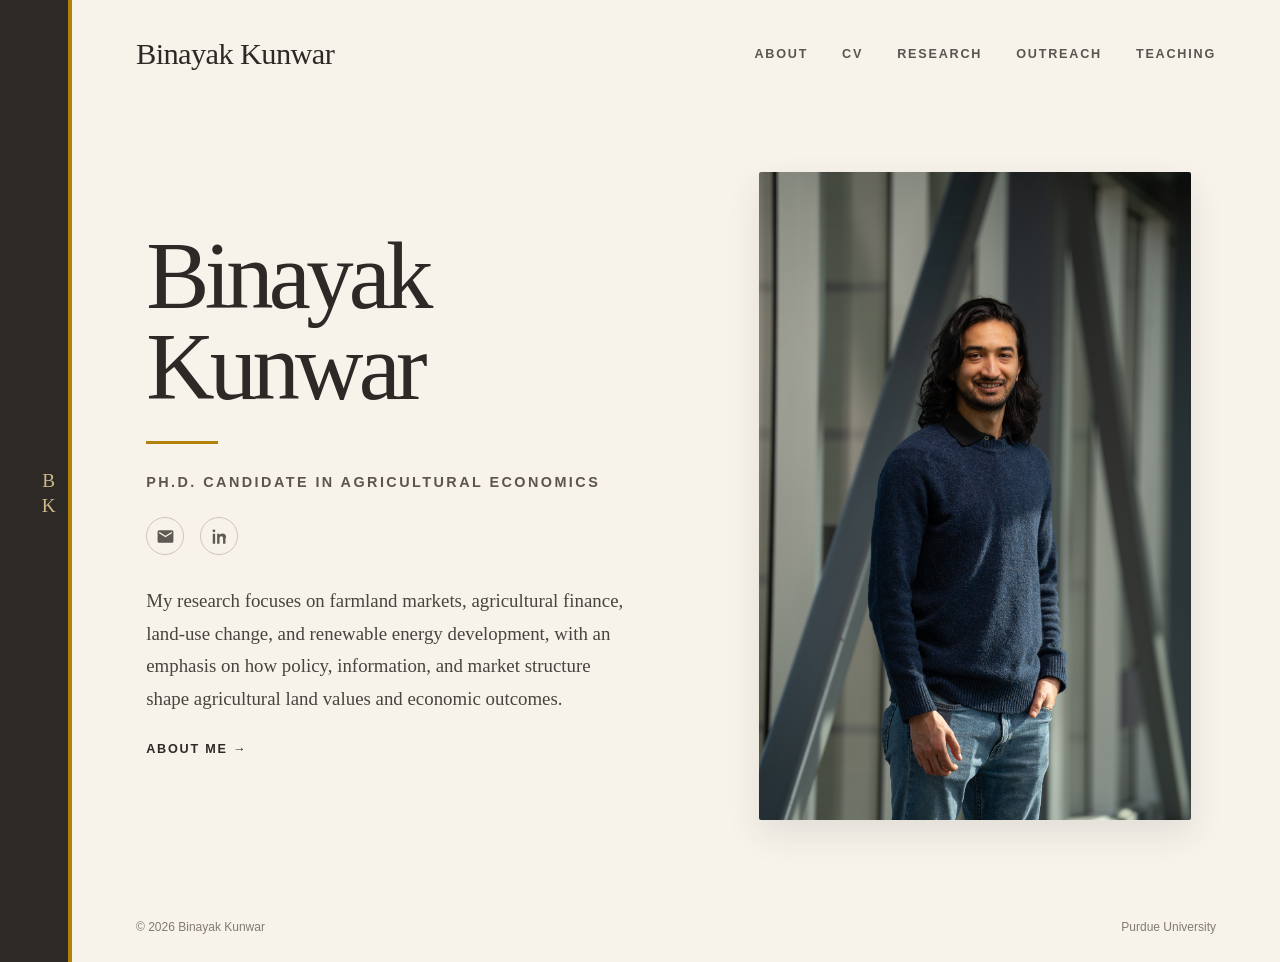
<file: index.html>
<!doctype html>
<html lang="en">

<head>
  <meta charset="utf-8">
  <meta name="viewport" content="width=device-width, initial-scale=1">

  <title>Binayak Kunwar | Agricultural Economics</title>

  <link rel="stylesheet" href="styles.css?v=2">
</head>


<body>

  <div class="site">


    <!-- LEFT RAIL -->
    <aside class="rail" aria-hidden="true">
      <div class="rail-mark"></div>
    </aside>


    <!-- MAIN SITE -->
    <div class="main">


      <!-- HEADER -->
      <header class="header">

        <a class="brand" href="/">
          Binayak Kunwar
        </a>


        <nav class="nav">

          <a href="about.html">
            About
          </a>

          <a href="Binayak_CV%20(1).pdf"
             target="_blank">
            CV
          </a>

          <a href="research.html">
            Research
          </a>

          <a href="outreach.html">
            Outreach
          </a>

          <a href="teaching.html">
            Teaching
          </a>

        </nav>

      </header>



      <!-- HOMEPAGE -->
      <main class="hero">


        <!-- LEFT SIDE -->
        <section class="hero-copy">

          <h1>
            Binayak<br>
            Kunwar
          </h1>


          <div class="rule"></div>


          <p class="role">
            Ph.D. Candidate in Agricultural Economics
          </p>



          <!-- SOCIAL ICONS -->
          <div class="social">


            <!-- EMAIL -->
            <a href="mailto:kunwarb@purdue.edu"
               aria-label="Email"
               title="Email">

              <svg
                viewBox="0 0 24 24"
                width="19"
                height="19"
                aria-hidden="true">

                <path
                  fill="currentColor"
                  d="M20 4H4a2 2 0 0 0-2 2v12a2 2 0 0 0 2 2h16a2 2 0 0 0 2-2V6a2 2 0 0 0-2-2zm0 4-8 5-8-5V6l8 5 8-5v2z">
                </path>

              </svg>

            </a>



            <!-- LINKEDIN -->
            <a href="https://www.linkedin.com/in/binayak-kunwar-521027253/"
               target="_blank"
               rel="noopener noreferrer"
               aria-label="LinkedIn"
               title="LinkedIn">

              <svg
                viewBox="0 0 24 24"
                width="19"
                height="19"
                aria-hidden="true">

                <path
                  fill="currentColor"
                  d="M6.5 8.5H3.5V21h3V8.5zM5 3A1.75 1.75 0 1 0 5 6.5 1.75 1.75 0 0 0 5 3zM20.5 13.7c0-3.8-2-5.6-4.7-5.6-2.2 0-3.2 1.2-3.8 2V8.5H9V21h3v-6.2c0-1.6.3-3.2 2.4-3.2 2.1 0 2.1 1.9 2.1 3.3V21h3v-7.3z">
                </path>

              </svg>

            </a>

          </div>



          <!-- RESEARCH DESCRIPTION -->
          <p class="bio">
            My research focuses on farmland markets, agricultural finance,
            land-use change, and renewable energy development, with an emphasis
            on how policy, information, and market structure shape agricultural
            land values and economic outcomes.
          </p>



          <a class="more"
             href="about.html">
            About me →
          </a>

        </section>



        <!-- RIGHT SIDE PHOTO -->
        <div class="portrait-wrap">

          <img
            class="portrait"
            src="images/web.jpg"
            alt="Binayak Kunwar">

        </div>


      </main>



      <!-- FOOTER -->
      <footer class="footer">

        <span>
          © 2026 Binayak Kunwar
        </span>

        <span>
          Purdue University
        </span>

      </footer>


    </div>

  </div>

</body>

</html>
</file>
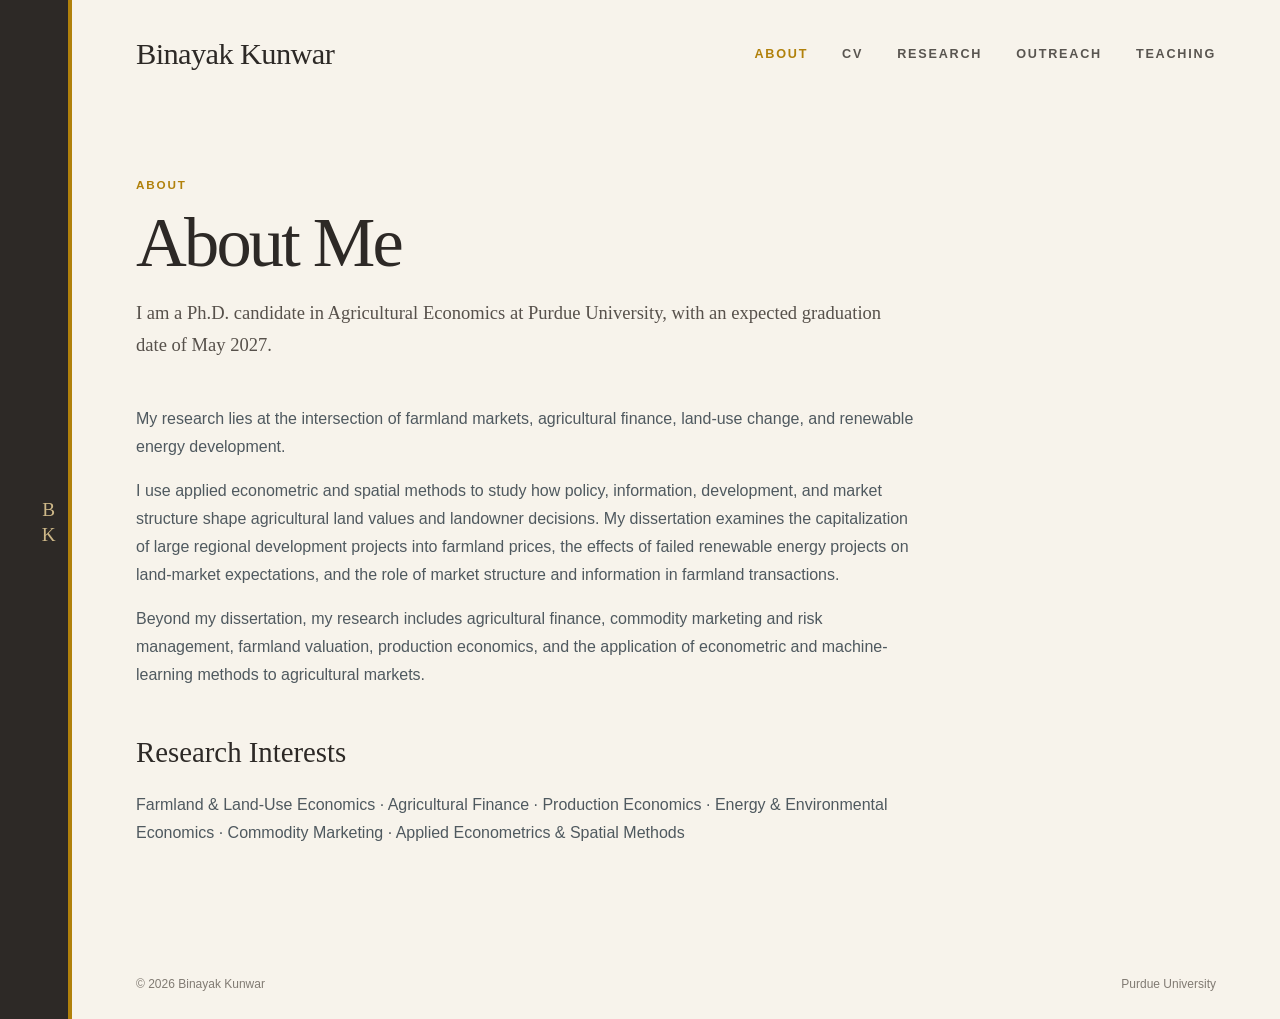
<file: about.html>
<!doctype html>
<html lang="en">

<head>
  <meta charset="utf-8">
  <meta name="viewport" content="width=device-width, initial-scale=1">

  <title>About | Binayak Kunwar</title>

  <link rel="stylesheet" href="styles.css?v=2">
</head>


<body>

  <div class="site">


    <!-- LEFT RAIL -->
    <aside class="rail" aria-hidden="true">
      <div class="rail-mark"></div>
    </aside>


    <!-- MAIN SITE -->
    <div class="main">


      <!-- HEADER -->
      <header class="header">

        <a class="brand" href="/">
          Binayak Kunwar
        </a>


        <nav class="nav">

          <a class="active" href="about.html">
            About
          </a>

          <a href="Binayak_CV%20(1).pdf"
             target="_blank">
            CV
          </a>

          <a href="research.html">
            Research
          </a>

          <a href="outreach.html">
            Outreach
          </a>

          <a href="teaching.html">
            Teaching
          </a>

        </nav>

      </header>



      <!-- ABOUT PAGE -->
      <main class="inner">

        <p class="eyebrow">
          About
        </p>


        <h1 class="page-title">
          About Me
        </h1>


        <p class="page-lead">
          I am a Ph.D. candidate in Agricultural Economics at Purdue University,
          with an expected graduation date of May 2027.
        </p>


        <div class="prose">

          <p>
            My research lies at the intersection of farmland markets,
            agricultural finance, land-use change, and renewable energy
            development.
          </p>


          <p>
            I use applied econometric and spatial methods to study how policy,
            information, development, and market structure shape agricultural
            land values and landowner decisions. My dissertation examines the
            capitalization of large regional development projects into farmland
            prices, the effects of failed renewable energy projects on
            land-market expectations, and the role of market structure and
            information in farmland transactions.
          </p>


          <p>
            Beyond my dissertation, my research includes agricultural finance,
            commodity marketing and risk management, farmland valuation, production economics, and
            the application of econometric and machine-learning methods to
            agricultural markets.
          </p>



          <h2>
            Research Interests
          </h2>


          <p>
            Farmland &amp; Land-Use Economics · Agricultural Finance ·  Production Economics ·
            Energy &amp; Environmental Economics · Commodity Marketing ·
            Applied Econometrics &amp; Spatial Methods
          </p>

        </div>

      </main>



      <!-- FOOTER -->
      <footer class="footer">

        <span>
          © 2026 Binayak Kunwar
        </span>

        <span>
          Purdue University
        </span>

      </footer>


    </div>

  </div>

</body>

</html>
</file>
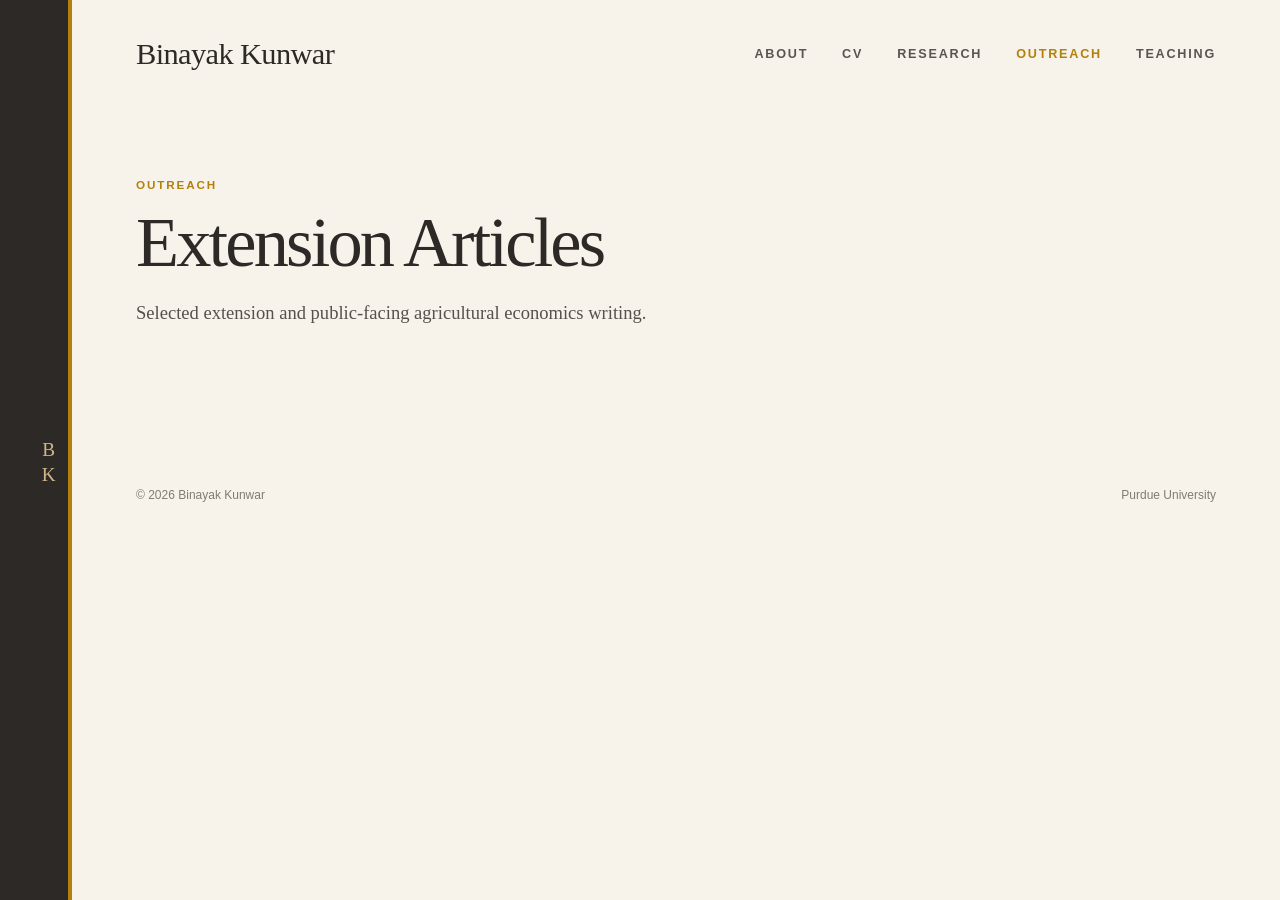
<file: extension-articles.html>
<!doctype html><html lang="en"><head><meta charset="utf-8"><meta name="viewport" content="width=device-width,initial-scale=1"><title>Extension Articles | Binayak Kunwar</title><link rel="stylesheet" href="styles.css"></head><body><div class="site"><aside class="rail"><div class="rail-mark"></div></aside><div class="main"><header class="header"><a class="brand" href="/">Binayak Kunwar</a><nav class="nav"><a href="about.html">About</a><a href="Binayak_CV%20(1).pdf">CV</a><a href="research.html">Research</a><a class="active" href="outreach.html">Outreach</a><a href="teaching.html">Teaching</a></nav></header><main class="inner"><p class="eyebrow">Outreach</p><h1 class="page-title">Extension Articles</h1><p class="page-lead">Selected extension and public-facing agricultural economics writing.</p></main><footer class="footer"><span>© 2026 Binayak Kunwar</span><span>Purdue University</span></footer></div></div></body></html>
</file>
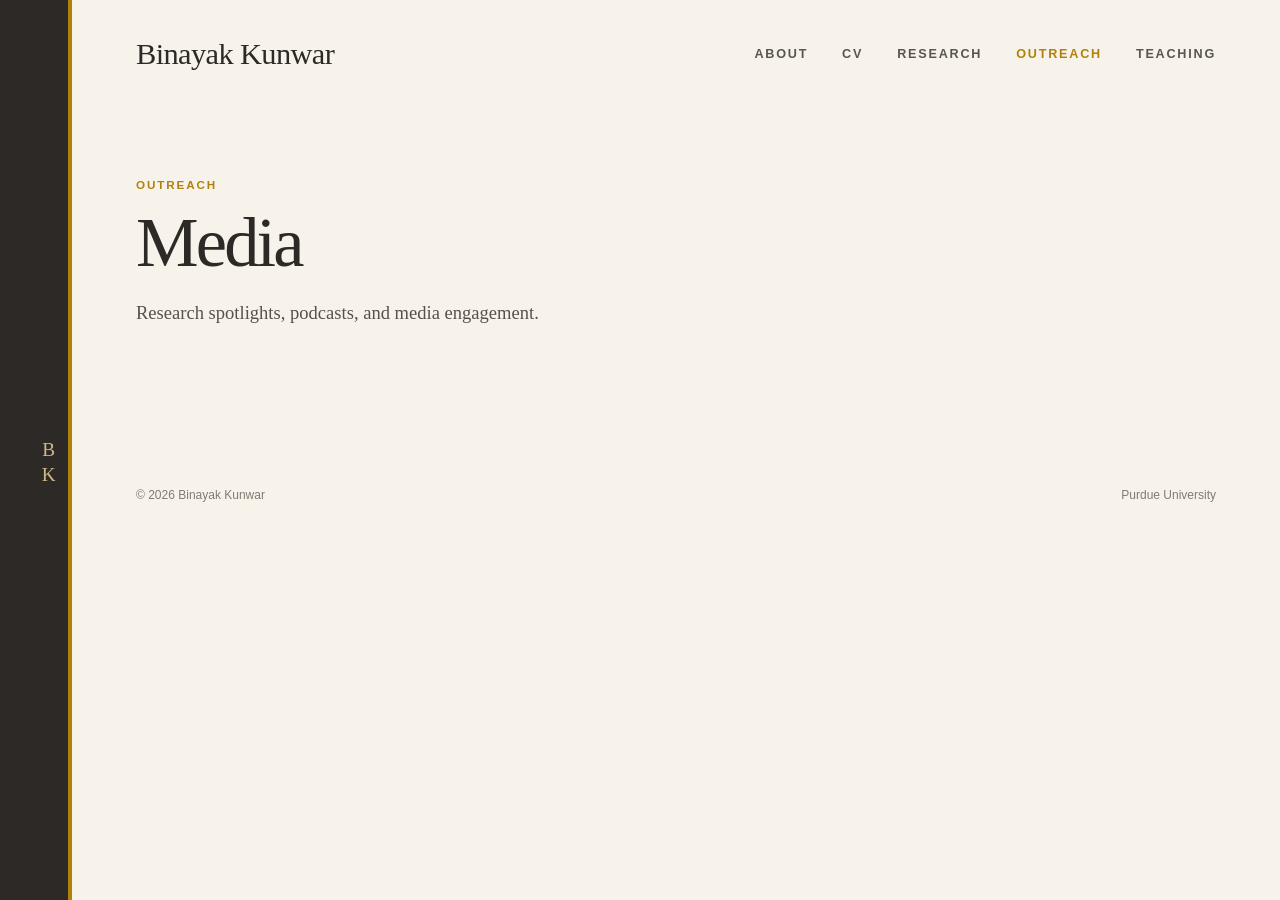
<file: media.html>
<!doctype html><html lang="en"><head><meta charset="utf-8"><meta name="viewport" content="width=device-width,initial-scale=1"><title>Media | Binayak Kunwar</title><link rel="stylesheet" href="styles.css"></head><body><div class="site"><aside class="rail"><div class="rail-mark"></div></aside><div class="main"><header class="header"><a class="brand" href="/">Binayak Kunwar</a><nav class="nav"><a href="about.html">About</a><a href="Binayak_CV%20(1).pdf">CV</a><a href="research.html">Research</a><a class="active" href="outreach.html">Outreach</a><a href="teaching.html">Teaching</a></nav></header><main class="inner"><p class="eyebrow">Outreach</p><h1 class="page-title">Media</h1><p class="page-lead">Research spotlights, podcasts, and media engagement.</p></main><footer class="footer"><span>© 2026 Binayak Kunwar</span><span>Purdue University</span></footer></div></div></body></html>
</file>
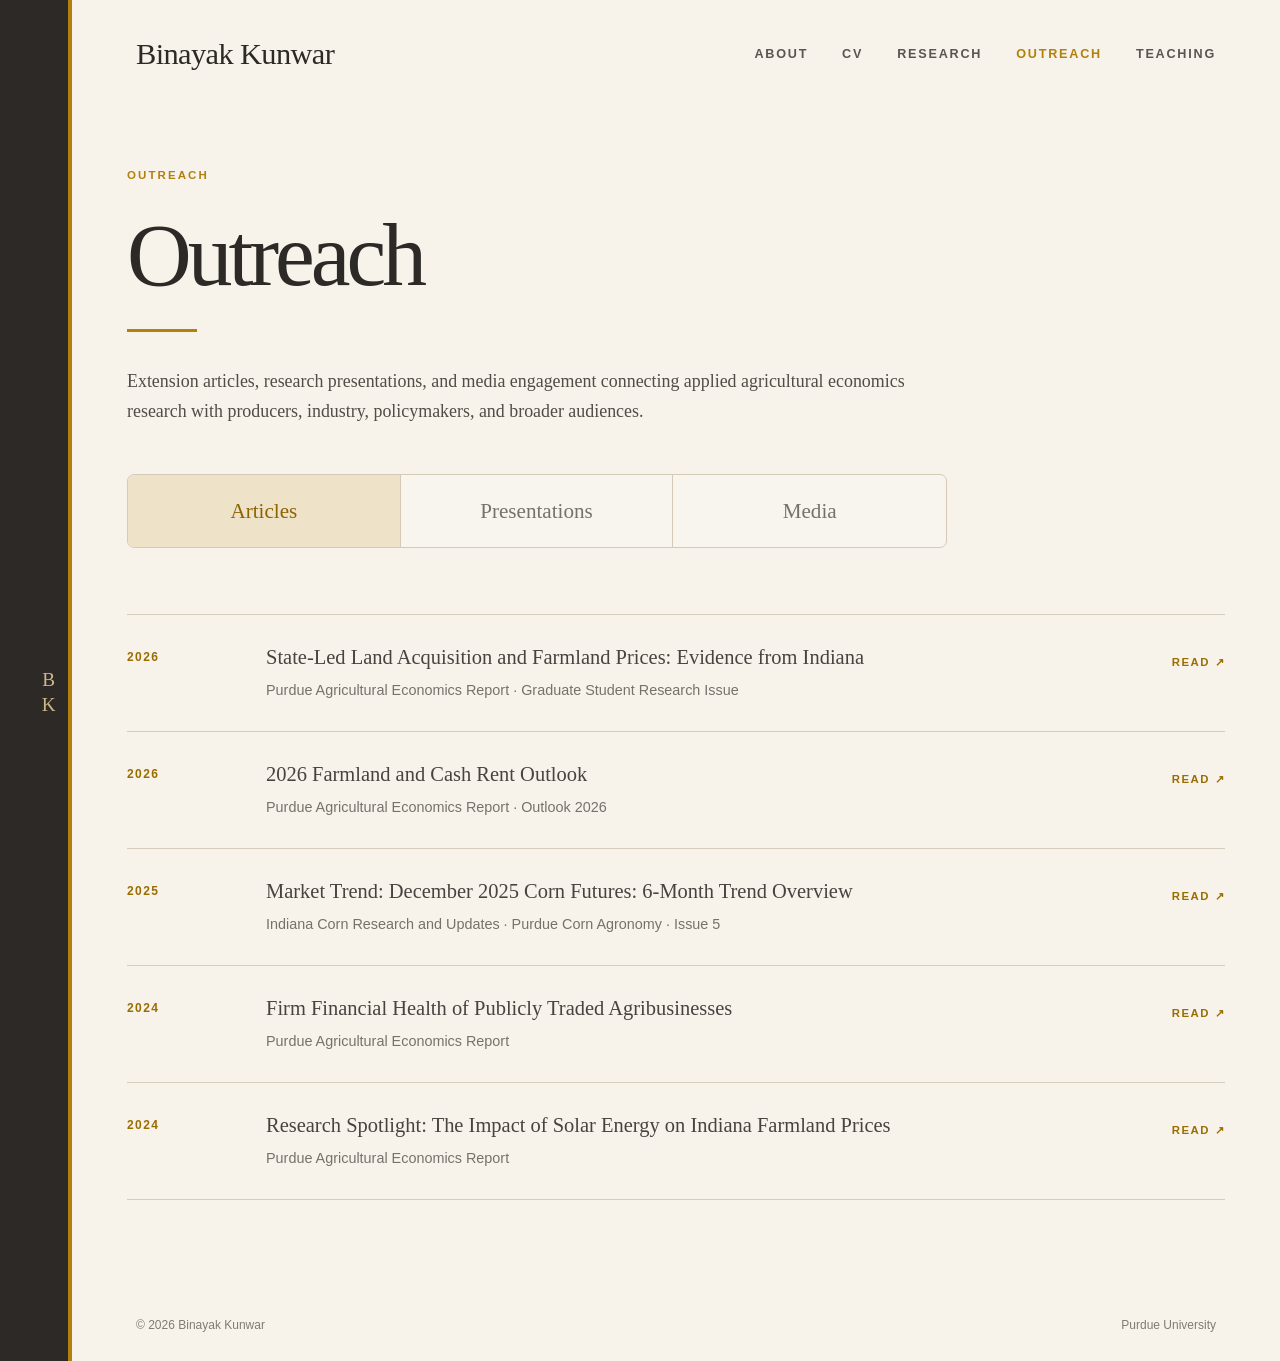
<file: outreach.html>
<!doctype html>
<html lang="en">

<head>
  <meta charset="utf-8">
  <meta name="viewport" content="width=device-width, initial-scale=1">

  <title>Outreach | Binayak Kunwar</title>

  <link rel="stylesheet" href="styles.css?v=7">
</head>


<body>

  <div class="site">


    <!-- LEFT RAIL -->
    <aside class="rail" aria-hidden="true">
      <div class="rail-mark"></div>
    </aside>


    <div class="main">


      <!-- HEADER -->
      <header class="header">

        <a class="brand" href="/">
          Binayak Kunwar
        </a>


        <nav class="nav">

          <a href="about.html">
            About
          </a>

          <a href="Binayak_CV%20(1).pdf"
             target="_blank">
            CV
          </a>

          <a href="research.html">
            Research
          </a>

          <a class="active" href="outreach.html">
            Outreach
          </a>

          <a href="teaching.html">
            Teaching
          </a>

        </nav>

      </header>



      <!-- OUTREACH PAGE -->
      <main class="outreach-page">


        <!-- PAGE INTRO -->
        <section class="outreach-intro">

          <p class="outreach-eyebrow">
            Outreach
          </p>

          <h1 class="outreach-heading">
            Outreach
          </h1>

          <div class="outreach-rule"></div>

          <p class="outreach-description">
            Extension articles, research presentations, and media engagement
            connecting applied agricultural economics research with producers,
            industry, policymakers, and broader audiences.
          </p>



          <!-- TABS -->
          <div
            class="outreach-tabs"
            role="tablist"
            aria-label="Outreach sections">


            <button
              class="outreach-tab active"
              id="articles-tab"
              type="button"
              role="tab"
              aria-selected="true"
              aria-controls="articles-panel"
              data-panel="articles-panel">

              Articles

            </button>


            <button
              class="outreach-tab"
              id="presentations-tab"
              type="button"
              role="tab"
              aria-selected="false"
              aria-controls="presentations-panel"
              data-panel="presentations-panel">

              Presentations

            </button>


            <button
              class="outreach-tab"
              id="media-tab"
              type="button"
              role="tab"
              aria-selected="false"
              aria-controls="media-panel"
              data-panel="media-panel">

              Media

            </button>

          </div>

        </section>



        <!-- ==================================================
             ARTICLES
             ================================================== -->

        <section
          class="outreach-panel active"
          id="articles-panel"
          role="tabpanel"
          aria-labelledby="articles-tab">


          <!-- ARTICLE 1 -->
          <article class="outreach-row">

            <div class="outreach-year">
              2026
            </div>

            <div class="outreach-content">

              <h2 class="outreach-title">
                State-Led Land Acquisition and Farmland Prices:
                Evidence from Indiana
              </h2>

              <p class="outreach-meta">
                Purdue Agricultural Economics Report · Graduate Student Research Issue
              </p>

            </div>

            <div class="outreach-action">

              <a
                class="outreach-link"
                href="https://ag.purdue.edu/commercialag/home/paer-article/state-led-land-acquisition-and-farmland-prices-evidence-from-indiana/"
                target="_blank"
                rel="noopener noreferrer">

                Read ↗

              </a>

            </div>

          </article>



          <!-- ARTICLE 2 -->
          <article class="outreach-row">

            <div class="outreach-year">
              2026
            </div>

            <div class="outreach-content">

              <h2 class="outreach-title">
                2026 Farmland and Cash Rent Outlook
              </h2>

              <p class="outreach-meta">
                Purdue Agricultural Economics Report · Outlook 2026
              </p>

            </div>

            <div class="outreach-action">

              <a
                class="outreach-link"
                href="https://ag.purdue.edu/commercialag/home/paer-article/2026-farmland-and-cash-rent-outlook/"
                target="_blank"
                rel="noopener noreferrer">

                Read ↗

              </a>

            </div>

          </article>



          <!-- ARTICLE 3 -->
          <article class="outreach-row">

            <div class="outreach-year">
              2025
            </div>

            <div class="outreach-content">

              <h2 class="outreach-title">
                Market Trend: December 2025 Corn Futures:
                6-Month Trend Overview
              </h2>

              <p class="outreach-meta">
                Indiana Corn Research and Updates · Purdue Corn Agronomy · Issue 5
              </p>

            </div>

            <div class="outreach-action">

              <a
                class="outreach-link"
                href="https://ag.purdue.edu/news/department/agry/kernel-news/2025/05/_docs/indiana-corn-update-issue5-may-231.pdf"
                target="_blank"
                rel="noopener noreferrer">

                Read ↗

              </a>

            </div>

          </article>



          <!-- ARTICLE 4 -->
          <article class="outreach-row">

            <div class="outreach-year">
              2024
            </div>

            <div class="outreach-content">

              <h2 class="outreach-title">
                Firm Financial Health of Publicly Traded Agribusinesses
              </h2>

              <p class="outreach-meta">
                Purdue Agricultural Economics Report
              </p>

            </div>

            <div class="outreach-action">

              <a
                class="outreach-link"
                href="https://ag.purdue.edu/commercialag/home/paer-article/firm-financial-health-of-publicly-traded-agribusinesses/"
                target="_blank"
                rel="noopener noreferrer">

                Read ↗

              </a>

            </div>

          </article>



          <!-- ARTICLE 5 -->
          <article class="outreach-row">

            <div class="outreach-year">
              2024
            </div>

            <div class="outreach-content">

              <h2 class="outreach-title">
                Research Spotlight: The Impact of Solar Energy
                on Indiana Farmland Prices
              </h2>

              <p class="outreach-meta">
                Purdue Agricultural Economics Report
              </p>

            </div>

            <div class="outreach-action">

              <a
                class="outreach-link"
                href="https://ag.purdue.edu/commercialag/home/paer-article/research-spotlight-the-impact-of-solar-energy-on-indiana-farmland-prices/"
                target="_blank"
                rel="noopener noreferrer">

                Read ↗

              </a>

            </div>

          </article>


        </section>



        <!-- ==================================================
             PRESENTATIONS
             ================================================== -->

        <section
          class="outreach-panel"
          id="presentations-panel"
          role="tabpanel"
          aria-labelledby="presentations-tab"
          hidden>


          <!-- PRESENTATION -->
          <article class="presentation-row">

            <div class="outreach-year">
              2026
            </div>

            <div class="outreach-content">

              <h2 class="outreach-title">
                State-Led Land Acquisition and Farmland Prices
              </h2>

              <p class="outreach-meta">
                AAEA Annual Meeting · Kansas City, Missouri · July 28, 2026
              </p>

            </div>

          </article>



          <!-- PRESENTATION -->
          <article class="presentation-row">

            <div class="outreach-year">
              2026
            </div>

            <div class="outreach-content">

              <h2 class="outreach-title">
                Monetary Incentives, Landowner Preferences:
                Estimating Cross-Elasticities in Farmland Conversion
                to Renewable Energy
              </h2>

              <p class="outreach-meta">
                AAEA Annual Meeting · Kansas City, Missouri · July 28, 2026
              </p>

            </div>

          </article>



          <!-- PRESENTATION -->
          <article class="presentation-row">

            <div class="outreach-year">
              2026
            </div>

            <div class="outreach-content">

              <h2 class="outreach-title">
                Industrial Development and Farmland Market Repricing:
                How Public Land Purchases Create Direct and Spillover Effects
              </h2>

              <p class="outreach-meta">
                SAEA 59th Annual Meeting · Louisville, Kentucky · February 2, 2026
              </p>

            </div>

          </article>



          <!-- PRESENTATION -->
          <article class="presentation-row">

            <div class="outreach-year">
              2025
            </div>

            <div class="outreach-content">

              <h2 class="outreach-title">
                Farmland Market and Renewable Energy
              </h2>

              <p class="outreach-meta">
                Invited Presentation · Purdue Farm Policy Study Group ·
                Purdue University · December 9, 2025
              </p>

            </div>

          </article>



          <!-- PRESENTATION -->
          <article class="presentation-row">

            <div class="outreach-year">
              2025
            </div>

            <div class="outreach-content">

              <h2 class="outreach-title">
                Monetary Incentives, Landowner Preferences:
                Estimating Cross-Elasticities in Farmland Conversion
                to Renewable Energy
              </h2>

              <p class="outreach-meta">
                NC1177 Annual Meeting · Federal Reserve Bank of Kansas City,
                Omaha Branch · October 1–2, 2025
              </p>

            </div>

          </article>



          <!-- PRESENTATION -->
          <article class="presentation-row">

            <div class="outreach-year">
              2025
            </div>

            <div class="outreach-content">

              <h2 class="outreach-title">
                An Evaluation of Corn Farmers' Use of
                Over-the-Counter Risk Management Products
              </h2>

              <p class="outreach-meta">
                AAEA and WAEA Joint Annual Meeting · Denver, Colorado ·
                July 27–29, 2025
              </p>

            </div>

          </article>



          <!-- PRESENTATION -->
          <article class="presentation-row">

            <div class="outreach-year">
              2025
            </div>

            <div class="outreach-content">

              <h2 class="outreach-title">
                As-Applied Production Maps for On-Farm Trials
              </h2>

              <p class="outreach-meta">
                CCA Advisory Council Meeting · Purdue University ·
                February 7, 2025
              </p>

            </div>

          </article>



          <!-- PRESENTATION -->
          <article class="presentation-row">

            <div class="outreach-year">
              2024
            </div>

            <div class="outreach-content">

              <h2 class="outreach-title">
                Yield Monitor Data and On-Farm Research
              </h2>

              <p class="outreach-meta">
                IDAAS Networking and Poster Session · Purdue University ·
                December 11, 2024
              </p>

            </div>

          </article>



          <!-- PRESENTATION -->
          <article class="presentation-row">

            <div class="outreach-year">
              2024
            </div>

            <div class="outreach-content">

              <h2 class="outreach-title">
                The Impact of ESG Practices on Financial Performance
                in Agribusiness
              </h2>

              <p class="outreach-meta">
                NC1177 Annual Meeting · Federal Reserve Bank of St. Louis ·
                October 15–16, 2024
              </p>

            </div>

          </article>



          <!-- PRESENTATION -->
          <article class="presentation-row">

            <div class="outreach-year">
              2024
            </div>

            <div class="outreach-content">

              <h2 class="outreach-title">
                Impact of Commercial and Utility-Scale Solar Energy
                on Farmland Price
              </h2>

              <p class="outreach-meta">
                Master's Thesis Defense · Department of Agricultural Economics,
                Purdue University · May 20, 2024
              </p>

            </div>

          </article>



          <!-- PRESENTATION -->
          <article class="presentation-row">

            <div class="outreach-year">
              2024
            </div>

            <div class="outreach-content">

              <h2 class="outreach-title">
                Understanding the Booms and Busts in the U.S. Farmland Market
              </h2>

              <p class="outreach-meta">
                Graduate Student Poster Competition · Purdue University ·
                April 5, 2024
              </p>

            </div>

          </article>



          <!-- PRESENTATION -->
          <article class="presentation-row">

            <div class="outreach-year">
              2024
            </div>

            <div class="outreach-content">

              <h2 class="outreach-title">
                Participation of Agricultural Producers in Government Programs
              </h2>

              <p class="outreach-meta">
                Agriculture Policy Scholars Conference · New Orleans, Louisiana ·
                January 13–14, 2024
              </p>

            </div>

          </article>



          <!-- PRESENTATION -->
          <article class="presentation-row">

            <div class="outreach-year">
              2023
            </div>

            <div class="outreach-content">

              <h2 class="outreach-title">
                Impact of Commercial and Utility-Scale Solar Energy
                on Farmland Price
              </h2>

              <p class="outreach-meta">
                NC1177 Annual Meeting · Federal Reserve Bank of Atlanta ·
                October 12–13, 2023
              </p>

            </div>

          </article>


        </section>



        <!-- ==================================================
             MEDIA
             ================================================== -->

        <section
          class="outreach-panel"
          id="media-panel"
          role="tabpanel"
          aria-labelledby="media-tab"
          hidden>


          <!-- SPOTLIGHT -->
          <article class="media-row">

            <div class="outreach-year">
              2026
            </div>

            <div class="outreach-content">

              <h2 class="outreach-title">
                Binayak Kunwar – Graduate Ag Research Spotlight
              </h2>

              <p class="outreach-meta">
                Purdue University College of Agriculture ·
                Agricultural Research and Graduate Education
              </p>

            </div>

            <div class="media-actions">

              <a
                class="outreach-link"
                href="https://ag.purdue.edu/news/department/arge/2026/03/graduate-spotlight-kunwar.html"
                target="_blank"
                rel="noopener noreferrer">

                Read ↗

              </a>

              <a
                class="outreach-link"
                href="https://www.youtube.com/watch?v=bLxOzNcee1s&t=3s"
                target="_blank"
                rel="noopener noreferrer">

                Watch ↗

              </a>

            </div>

          </article>



          <!-- PODCAST -->
          <article class="media-row">

            <div class="outreach-year">
              2025
            </div>

            <div class="outreach-content">

              <h2 class="outreach-title">
                Shining a Light on Solar Energy on Farmland
                with Binayak Kunwar (PAEP 115)
              </h2>

              <p class="outreach-meta">
                Purdue Agricultural Economics Podcast · October 21, 2025
              </p>

            </div>

            <div class="media-actions">

              <a
                class="outreach-link"
                href="https://purdueagecon.podbean.com/e/paep-115/"
                target="_blank"
                rel="noopener noreferrer">

                Listen ↗

              </a>

            </div>

          </article>


        </section>


      </main>



      <!-- FOOTER -->
      <footer class="footer">

        <span>
          © 2026 Binayak Kunwar
        </span>

        <span>
          Purdue University
        </span>

      </footer>


    </div>

  </div>



  <!-- TAB SCRIPT -->
  <script>

    const tabs = document.querySelectorAll(".outreach-tab");
    const panels = document.querySelectorAll(".outreach-panel");

    tabs.forEach(tab => {

      tab.addEventListener("click", () => {

        tabs.forEach(item => {
          item.classList.remove("active");
          item.setAttribute("aria-selected", "false");
        });

        panels.forEach(panel => {
          panel.classList.remove("active");
          panel.hidden = true;
        });

        tab.classList.add("active");
        tab.setAttribute("aria-selected", "true");

        const selectedPanel =
          document.getElementById(tab.dataset.panel);

        selectedPanel.hidden = false;
        selectedPanel.classList.add("active");

      });

    });

  </script>


</body>

</html>
</file>
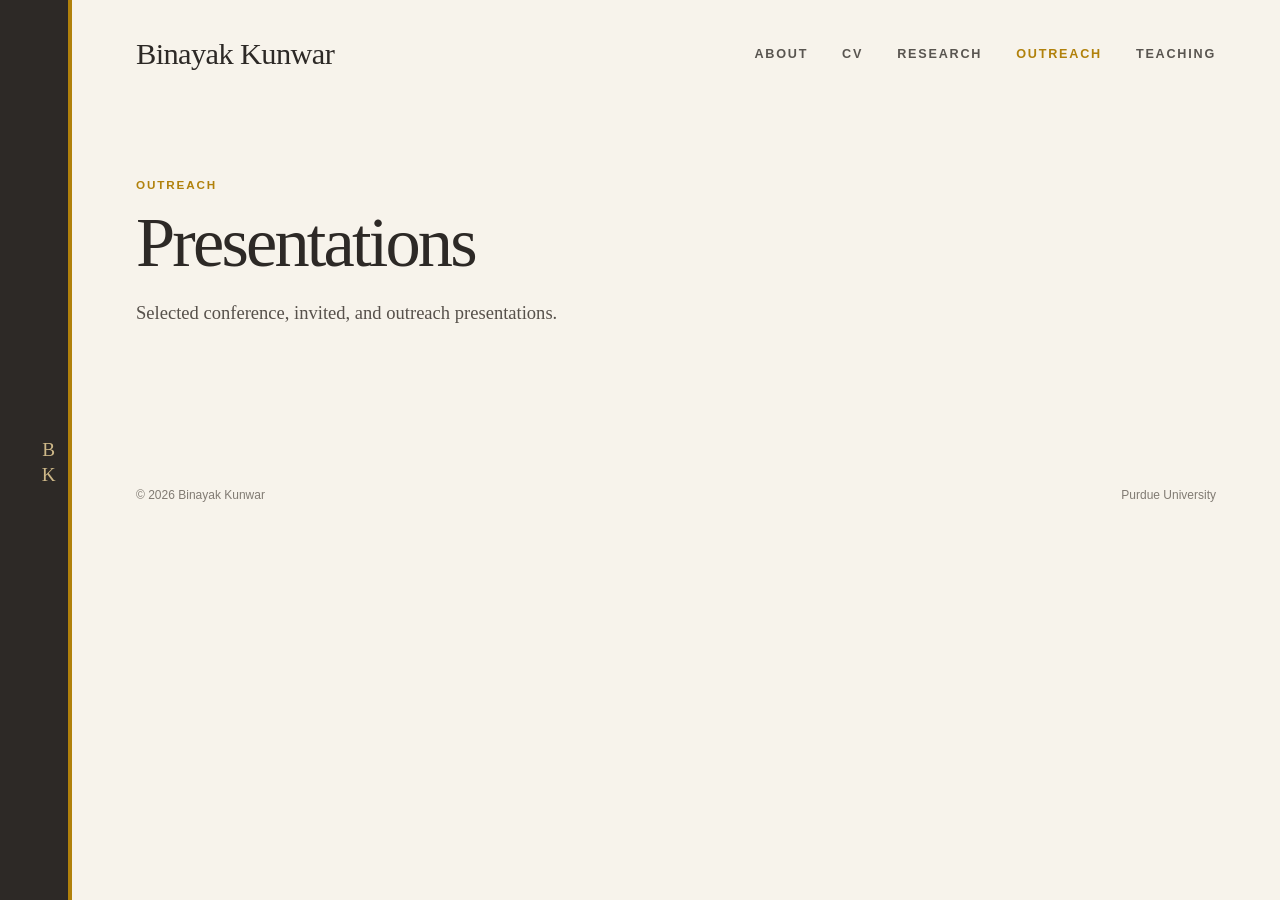
<file: presentations.html>
<!doctype html><html lang="en"><head><meta charset="utf-8"><meta name="viewport" content="width=device-width,initial-scale=1"><title>Presentations | Binayak Kunwar</title><link rel="stylesheet" href="styles.css"></head><body><div class="site"><aside class="rail"><div class="rail-mark"></div></aside><div class="main"><header class="header"><a class="brand" href="/">Binayak Kunwar</a><nav class="nav"><a href="about.html">About</a><a href="Binayak_CV%20(1).pdf">CV</a><a href="research.html">Research</a><a class="active" href="outreach.html">Outreach</a><a href="teaching.html">Teaching</a></nav></header><main class="inner"><p class="eyebrow">Outreach</p><h1 class="page-title">Presentations</h1><p class="page-lead">Selected conference, invited, and outreach presentations.</p></main><footer class="footer"><span>© 2026 Binayak Kunwar</span><span>Purdue University</span></footer></div></div></body></html>
</file>
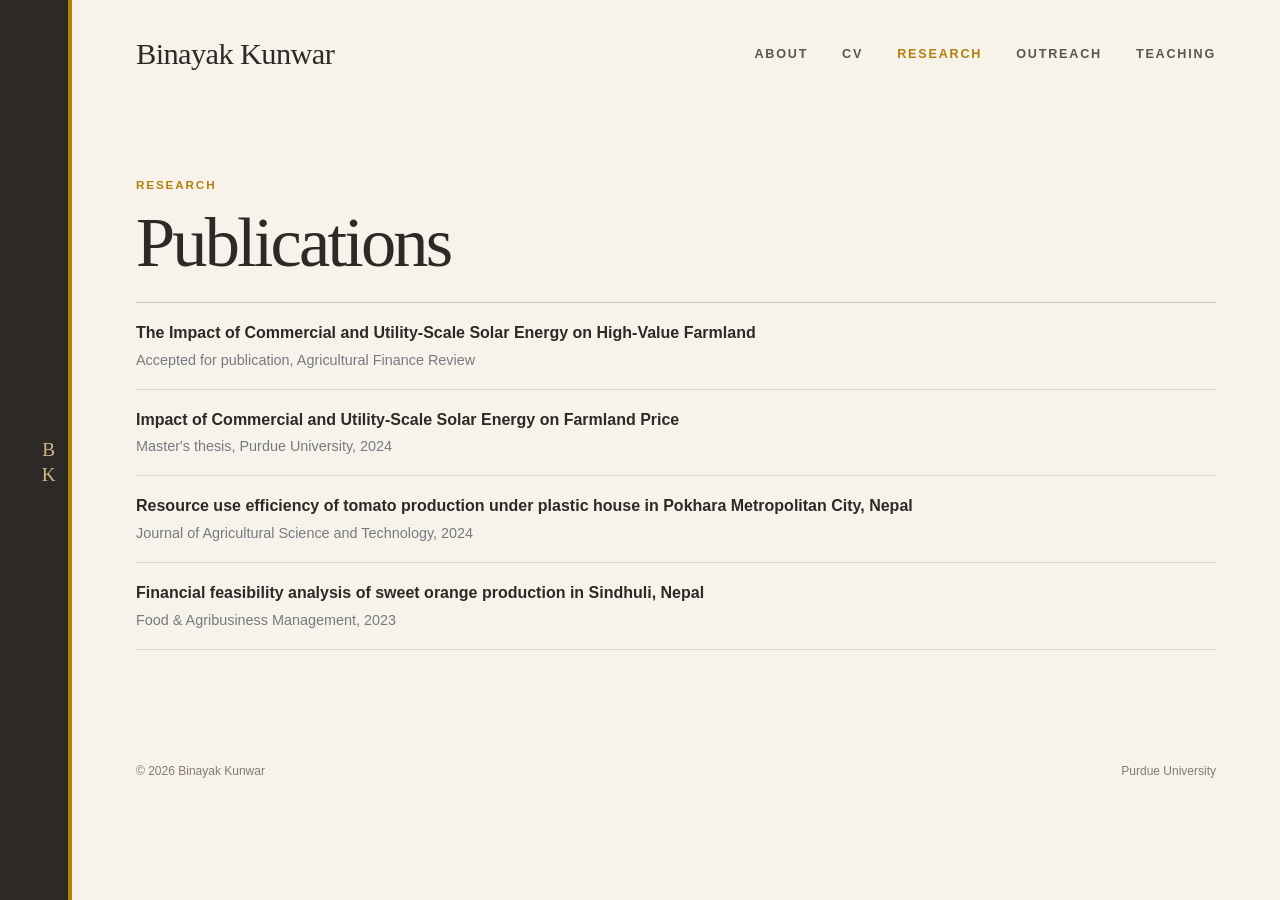
<file: publications.html>
<!doctype html>
<html lang="en">

<head>
  <meta charset="utf-8">
  <meta name="viewport" content="width=device-width,initial-scale=1">
  <title>Publications | Binayak Kunwar</title>
  <link rel="stylesheet" href="styles.css">
</head>

<body>

  <div class="site">

    <aside class="rail">
      <div class="rail-mark"></div>
    </aside>

    <div class="main">

      <header class="header">

        <a class="brand" href="/">Binayak Kunwar</a>

        <nav class="nav">
          <a href="about.html">About</a>
          <a href="Binayak_CV%20(1).pdf">CV</a>
          <a class="active" href="research.html">Research</a>
          <a href="outreach.html">Outreach</a>
          <a href="teaching.html">Teaching</a>
        </nav>

      </header>

      <main class="inner">

        <p class="eyebrow">Research</p>

        <h1 class="page-title">Publications</h1>

        <ul class="clean-list">

          <li>
            <strong>
              The Impact of Commercial and Utility-Scale Solar Energy on High-Value Farmland
            </strong>
            <span>
              Accepted for publication, Agricultural Finance Review
            </span>
          </li>

          <li>
            <strong>
              Impact of Commercial and Utility-Scale Solar Energy on Farmland Price
            </strong>
            <span>
              Master's thesis, Purdue University, 2024
            </span>
          </li>

          <li>
            <strong>
              Resource use efficiency of tomato production under plastic house in Pokhara Metropolitan City, Nepal
            </strong>
            <span>
              Journal of Agricultural Science and Technology, 2024
            </span>
          </li>

          <li>
            <strong>
              Financial feasibility analysis of sweet orange production in Sindhuli, Nepal
            </strong>
            <span>
              Food &amp; Agribusiness Management, 2023
            </span>
          </li>

        </ul>

      </main>

      <footer class="footer">
        <span>© 2026 Binayak Kunwar</span>
        <span>Purdue University</span>
      </footer>

    </div>

  </div>

</body>

</html>
</file>
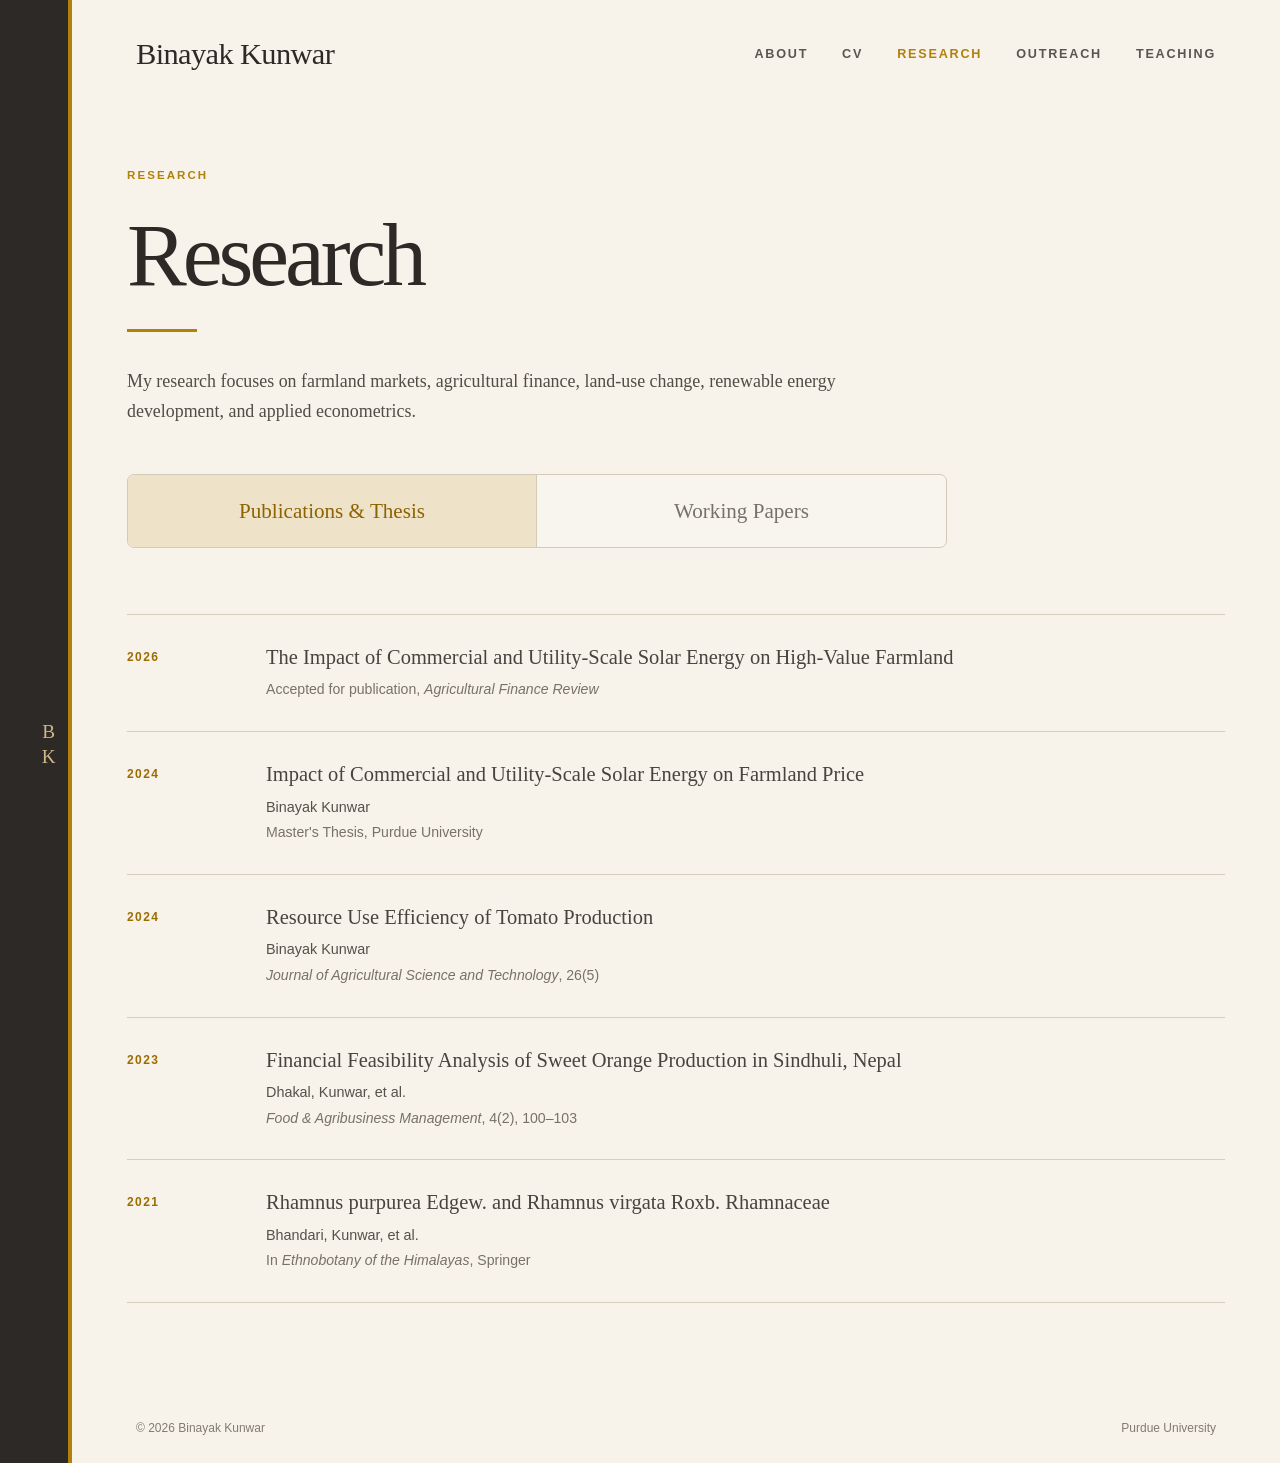
<file: research.html>
<!doctype html>
<html lang="en">

<head>
  <meta charset="utf-8">
  <meta name="viewport" content="width=device-width, initial-scale=1">

  <title>Research | Binayak Kunwar</title>

  <link rel="stylesheet" href="styles.css?v=5">
</head>


<body>

  <div class="site">


    <!-- LEFT RAIL -->
    <aside class="rail" aria-hidden="true">
      <div class="rail-mark"></div>
    </aside>


    <div class="main">


      <!-- HEADER -->
      <header class="header">

        <a class="brand" href="/">
          Binayak Kunwar
        </a>


        <nav class="nav">

          <a href="about.html">
            About
          </a>

          <a href="Binayak_CV%20(1).pdf"
             target="_blank">
            CV
          </a>

          <a class="active" href="research.html">
            Research
          </a>

          <a href="outreach.html">
            Outreach
          </a>

          <a href="teaching.html">
            Teaching
          </a>

        </nav>

      </header>



      <!-- RESEARCH PAGE -->
      <main class="research-page">


        <!-- PAGE INTRO -->
        <section class="research-intro">

          <p class="research-eyebrow">
            Research
          </p>

          <h1 class="research-heading">
            Research
          </h1>

          <div class="research-rule"></div>

          <p class="research-description">
            My research focuses on farmland markets, agricultural finance,
            land-use change, renewable energy development, and applied
            econometrics.
          </p>



          <!-- TABS -->
          <div
            class="research-tabs"
            role="tablist"
            aria-label="Research sections">


            <button
              class="research-tab active"
              id="publications-tab"
              type="button"
              role="tab"
              aria-selected="true"
              aria-controls="publications-panel"
              data-panel="publications-panel">

              Publications &amp; Thesis

            </button>


            <button
              class="research-tab"
              id="working-tab"
              type="button"
              role="tab"
              aria-selected="false"
              aria-controls="working-panel"
              data-panel="working-panel">

              Working Papers

            </button>

          </div>

        </section>



        <!-- ==================================================
             PUBLICATIONS & THESIS
             ================================================== -->

        <section
          class="research-panel active"
          id="publications-panel"
          role="tabpanel"
          aria-labelledby="publications-tab">


          <!-- ACCEPTED PUBLICATION -->
          <article class="publication-row">

            <div class="publication-year">
              2026
            </div>

            <div class="publication-content">

              <h2 class="paper-title">
                The Impact of Commercial and Utility-Scale Solar Energy
                on High-Value Farmland
              </h2>

              <p class="paper-venue">
                Accepted for publication,
                <em>Agricultural Finance Review</em>
              </p>

            </div>

          </article>
          

          <!-- THESIS -->
          <article class="publication-row">

            <div class="publication-year">
              2024
            </div>

            <div class="publication-content">

              <h2 class="paper-title">
                Impact of Commercial and Utility-Scale Solar Energy on Farmland Price
              </h2>

              <p class="paper-authors">
                Binayak Kunwar
              </p>

              <p class="paper-venue">
                Master's Thesis, Purdue University
              </p>

            </div>

          </article>



          <!-- PUBLICATION -->
          <article class="publication-row">

            <div class="publication-year">
              2024
            </div>

            <div class="publication-content">

              <h2 class="paper-title">
                Resource Use Efficiency of Tomato Production
              </h2>

              <p class="paper-authors">
                Binayak Kunwar
              </p>

              <p class="paper-venue">
                <em>Journal of Agricultural Science and Technology</em>,
                26(5)
              </p>

            </div>

          </article>



          <!-- PUBLICATION -->
          <article class="publication-row">

            <div class="publication-year">
              2023
            </div>

            <div class="publication-content">

              <h2 class="paper-title">
                Financial Feasibility Analysis of Sweet Orange Production
                in Sindhuli, Nepal
              </h2>

              <p class="paper-authors">
                Dhakal, Kunwar, et al.
              </p>

              <p class="paper-venue">
                <em>Food &amp; Agribusiness Management</em>,
                4(2), 100–103
              </p>

            </div>

          </article>



          <!-- PUBLICATION -->
          <article class="publication-row">

            <div class="publication-year">
              2021
            </div>

            <div class="publication-content">

              <h2 class="paper-title">
                Rhamnus purpurea Edgew. and Rhamnus virgata Roxb. Rhamnaceae
              </h2>

              <p class="paper-authors">
                Bhandari, Kunwar, et al.
              </p>

              <p class="paper-venue">
                In <em>Ethnobotany of the Himalayas</em>, Springer
              </p>

            </div>

          </article>

        </section>



        <!-- ==================================================
             WORKING PAPERS
             ================================================== -->

        <section
          class="research-panel"
          id="working-panel"
          role="tabpanel"
          aria-labelledby="working-tab"
          hidden>



          <!-- IV PAPER -->
          <article class="working-row">

            <div class="working-content">

              <h2 class="paper-title">
                Identification of Margin-Specific IV Elasticities in
                Unordered Outcome Models: Evidence from Farmland
                Conversion to Renewable Energy
              </h2>

            </div>

            <div class="paper-action">

              <a
                class="manuscript-link"
                href="https://arxiv.org/html/2411.10600v1"
                target="_blank"
                rel="noopener noreferrer">

                Manuscript ↗

              </a>

            </div>

          </article>



          <!-- OTC PAPER -->
          <article class="working-row">

            <div class="working-content">

              <h2 class="paper-title">
                Farmer Corn Marketing and Over-the-Counter Derivatives
              </h2>

            </div>

            <div class="paper-action">

              <a
                class="manuscript-link"
                href="https://papers.ssrn.com/sol3/papers.cfm?abstract_id=5712936"
                target="_blank"
                rel="noopener noreferrer">

                Manuscript ↗

              </a>

            </div>

          </article>


          <!-- ECONOMIC DEVELOPMENT -->
          <article class="working-row">

            <div class="working-content">

              <h2 class="paper-title">
                The Economic Development Premium in Farmland Markets
              </h2>

            </div>

            <div class="paper-action">

              <a
                class="manuscript-link"
                href="papers/IEDC_project.pdf"
                target="_blank">

                Manuscript ↗

              </a>

            </div>

          </article>



          <!-- SOLAR FAILURES -->
          <article class="working-row">

            <div class="working-content">

              <h2 class="paper-title">
                When Solar Projects Fail: Causal Evidence on Farmland Prices
              </h2>

            </div>

            <div class="paper-action">

              <a
                class="manuscript-link"
                href="papers/belief_reversal.pdf"
                target="_blank">

                Manuscript ↗

              </a>

            </div>

          </article>



          <!-- MARKET POWER -->
          <article class="working-row">

            <div class="working-content">

              <h2 class="paper-title">
                Market Structure, Information, and Market Power
                in Farmland Transactions
              </h2>

            </div>

            <div class="paper-action">

              <a
                class="manuscript-link"
                href="papers/market_power_execon%20(1).pdf"
                target="_blank">

                Read Proposal ↗

              </a>

            </div>

          </article>



          <!-- ESG -->
          <article class="working-row">

            <div class="working-content">

              <h2 class="paper-title">
                The Impact of ESG Practices on Financial Performance
                in Agribusiness
              </h2>

            </div>

            <div class="paper-action">

              <a
                class="manuscript-link"
                href="papers/esg_submission_agribusiness.pdf"
                target="_blank">

                Manuscript ↗

              </a>

            </div>

          </article>



          <!-- FARM INCOME -->
          <article class="working-row">

            <div class="working-content">

              <h2 class="paper-title">
                Farm Income Elasticity of Land-Use Change in the
                United States: Evidence from the Intensive Margin
              </h2>

            </div>

          </article>



          <!-- MACHINE LEARNING -->
          <article class="working-row">

            <div class="working-content">

              <h2 class="paper-title">
                Farmland Price Prediction Using Machine Learning Approaches:
                A Comparative Analysis of Regression and Ensemble Models
              </h2>

            </div>

          </article>



          <!-- BOOMS AND BUSTS -->
          <article class="working-row">

            <div class="working-content">

              <h2 class="paper-title">
                Determinants of Booms and Busts in the U.S. Farmland Market
              </h2>

            </div>

          </article>


        </section>

      </main>



      <!-- FOOTER -->
      <footer class="footer">

        <span>
          © 2026 Binayak Kunwar
        </span>

        <span>
          Purdue University
        </span>

      </footer>


    </div>

  </div>



  <!-- TAB SCRIPT -->
  <script>

    const tabs = document.querySelectorAll(".research-tab");
    const panels = document.querySelectorAll(".research-panel");

    tabs.forEach(tab => {

      tab.addEventListener("click", () => {

        tabs.forEach(item => {
          item.classList.remove("active");
          item.setAttribute("aria-selected", "false");
        });

        panels.forEach(panel => {
          panel.classList.remove("active");
          panel.hidden = true;
        });

        tab.classList.add("active");
        tab.setAttribute("aria-selected", "true");

        const selectedPanel =
          document.getElementById(tab.dataset.panel);

        selectedPanel.hidden = false;
        selectedPanel.classList.add("active");

      });

    });

  </script>


</body>

</html>
</file>
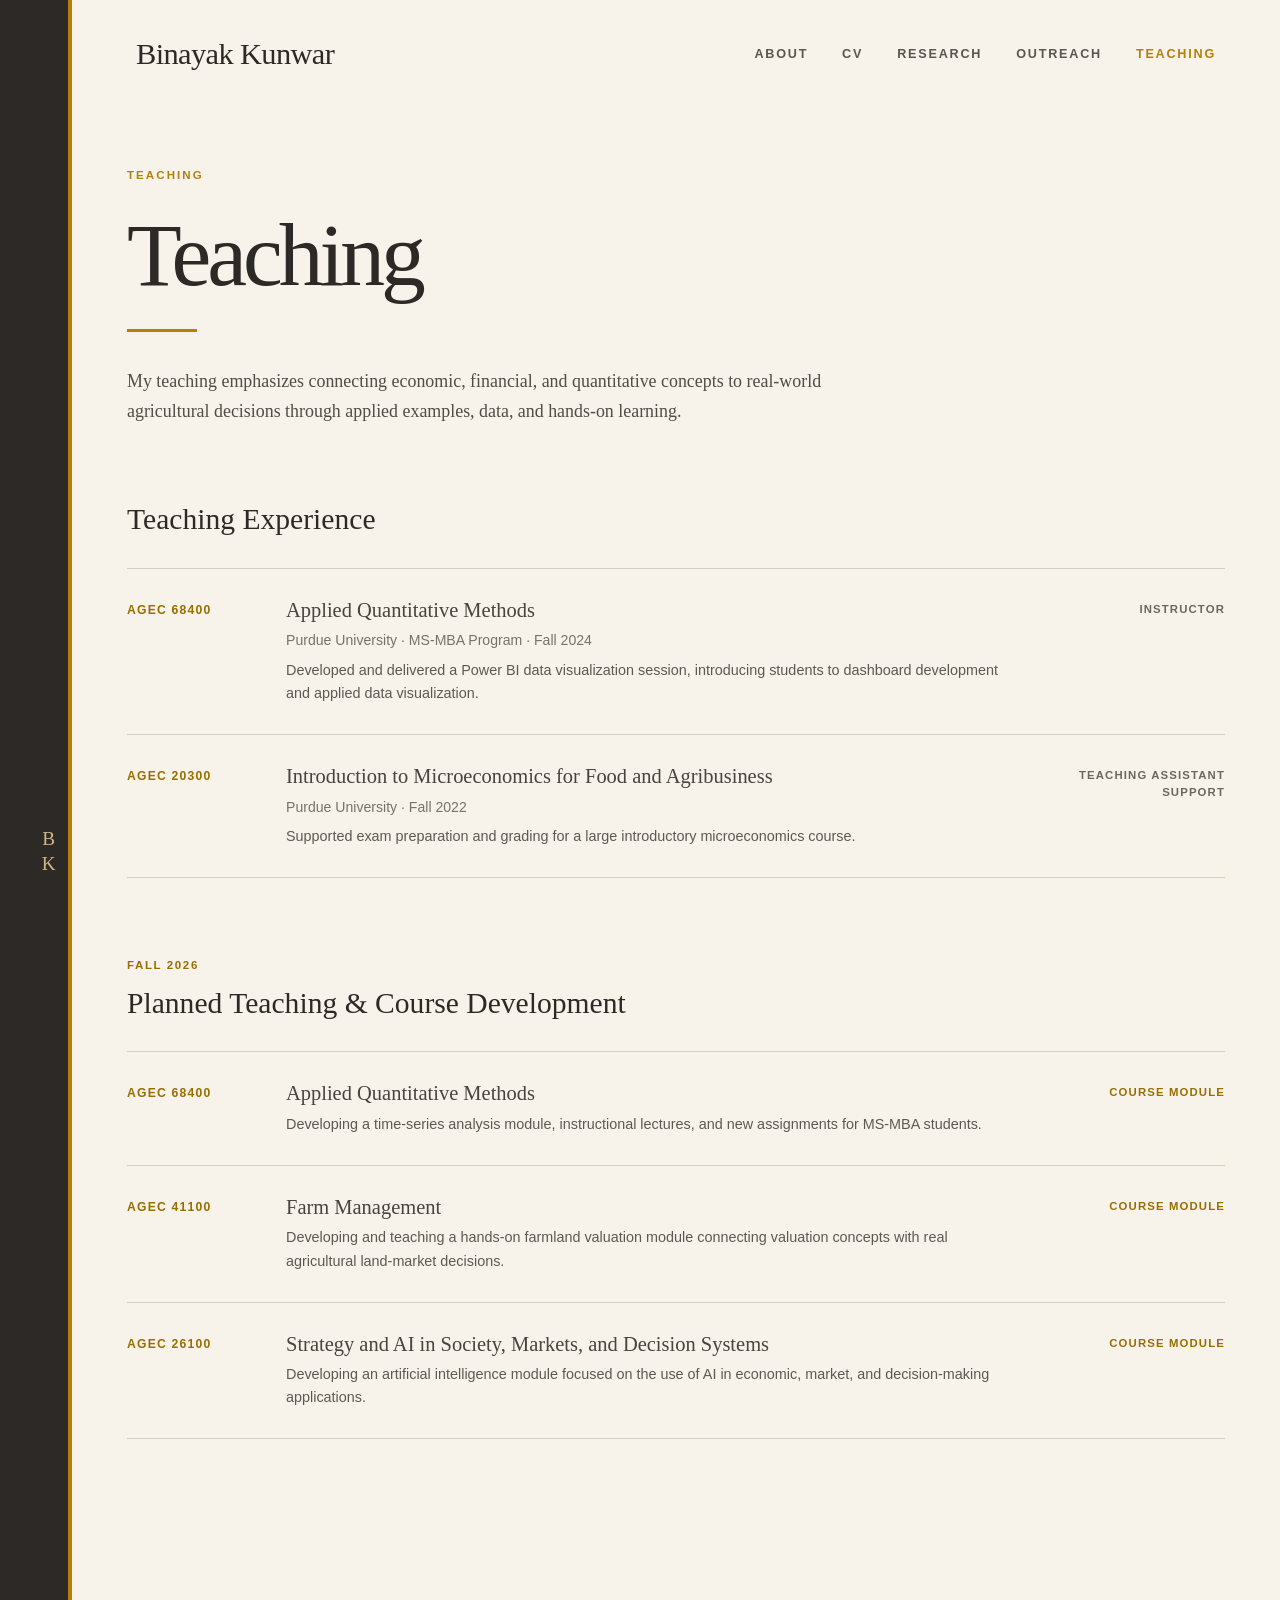
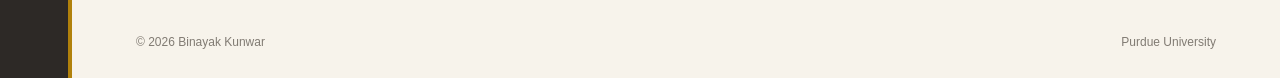
<file: teaching.html>
<!doctype html>
<html lang="en">

<head>
  <meta charset="utf-8">
  <meta name="viewport" content="width=device-width, initial-scale=1">

  <title>Teaching | Binayak Kunwar</title>

  <link rel="stylesheet" href="styles.css?v=9">
</head>


<body>

  <div class="site">


    <!-- LEFT RAIL -->
    <aside class="rail" aria-hidden="true">
      <div class="rail-mark"></div>
    </aside>


    <div class="main">


      <!-- HEADER -->
      <header class="header">

        <a class="brand" href="/">
          Binayak Kunwar
        </a>


        <nav class="nav">

          <a href="about.html">
            About
          </a>

          <a href="Binayak_CV%20(1).pdf"
             target="_blank">
            CV
          </a>

          <a href="research.html">
            Research
          </a>

          <a href="outreach.html">
            Outreach
          </a>

          <a class="active" href="teaching.html">
            Teaching
          </a>

        </nav>

      </header>



      <!-- TEACHING PAGE -->
      <main class="teaching-page">


        <!-- INTRO -->
        <section class="teaching-intro">

          <p class="teaching-eyebrow">
            Teaching
          </p>

          <h1 class="teaching-heading">
            Teaching
          </h1>

          <div class="teaching-rule"></div>

          <p class="teaching-description">
            My teaching emphasizes connecting economic, financial, and
            quantitative concepts to real-world agricultural decisions through
            applied examples, data, and hands-on learning.
          </p>

        </section>



        <!-- ==================================================
             TEACHING EXPERIENCE
             ================================================== -->

        <section class="teaching-section">

          <h2 class="teaching-section-title">
            Teaching Experience
          </h2>


          <!-- AGEC 684 -->
          <article class="teaching-row">

            <div class="teaching-course">
              AGEC 68400
            </div>

            <div class="teaching-content">

              <h3 class="teaching-title">
                Applied Quantitative Methods
              </h3>

              <p class="teaching-meta">
                Purdue University · MS-MBA Program · Fall 2024
              </p>

              <p class="teaching-detail">
                Developed and delivered a Power BI data visualization session,
                introducing students to dashboard development and applied data
                visualization.
              </p>

            </div>

            <div class="teaching-role">
              Instructor
            </div>

          </article>



          <!-- AGEC 203 -->
          <article class="teaching-row">

            <div class="teaching-course">
              AGEC 20300
            </div>

            <div class="teaching-content">

              <h3 class="teaching-title">
                Introduction to Microeconomics for Food and Agribusiness
              </h3>

              <p class="teaching-meta">
                Purdue University · Fall 2022
              </p>

              <p class="teaching-detail">
                Supported exam preparation and grading for a large introductory
                microeconomics course.
              </p>

            </div>

            <div class="teaching-role">
              Teaching Assistant Support
            </div>

          </article>

        </section>



        <!-- ==================================================
             FALL 2026
             ================================================== -->

        <section class="teaching-section teaching-future">

          <div class="teaching-section-header">

            <div>

              <p class="teaching-small-label">
                Fall 2026
              </p>

              <h2 class="teaching-section-title">
                Planned Teaching &amp; Course Development
              </h2>

            </div>

          </div>



          <!-- AGEC 684 -->
          <article class="teaching-row">

            <div class="teaching-course">
              AGEC 68400
            </div>

            <div class="teaching-content">

              <h3 class="teaching-title">
                Applied Quantitative Methods
              </h3>

              <p class="teaching-detail">
                Developing a time-series analysis module, instructional
                lectures, and new assignments for MS-MBA students.
              </p>

            </div>

            <div class="teaching-role planned">
              Course Module
            </div>

          </article>



          <!-- AGEC 411 -->
          <article class="teaching-row">

            <div class="teaching-course">
              AGEC 41100
            </div>

            <div class="teaching-content">

              <h3 class="teaching-title">
                Farm Management
              </h3>

              <p class="teaching-detail">
                Developing and teaching a hands-on farmland valuation module
                connecting valuation concepts with real agricultural land-market
                decisions.
              </p>

            </div>

            <div class="teaching-role planned">
              Course Module
            </div>

          </article>



          <!-- AGEC 261 -->
          <article class="teaching-row">

            <div class="teaching-course">
              AGEC 26100
            </div>

            <div class="teaching-content">

              <h3 class="teaching-title">
                Strategy and AI in Society, Markets, and Decision Systems
              </h3>

              <p class="teaching-detail">
                Developing an artificial intelligence module focused on the use
                of AI in economic, market, and decision-making applications.
              </p>

            </div>

            <div class="teaching-role planned">
              Course Module
            </div>

          </article>

        </section>


      </main>



      <!-- FOOTER -->
      <footer class="footer">

        <span>
          © 2026 Binayak Kunwar
        </span>

        <span>
          Purdue University
        </span>

      </footer>


    </div>

  </div>

</body>

</html>
</file>
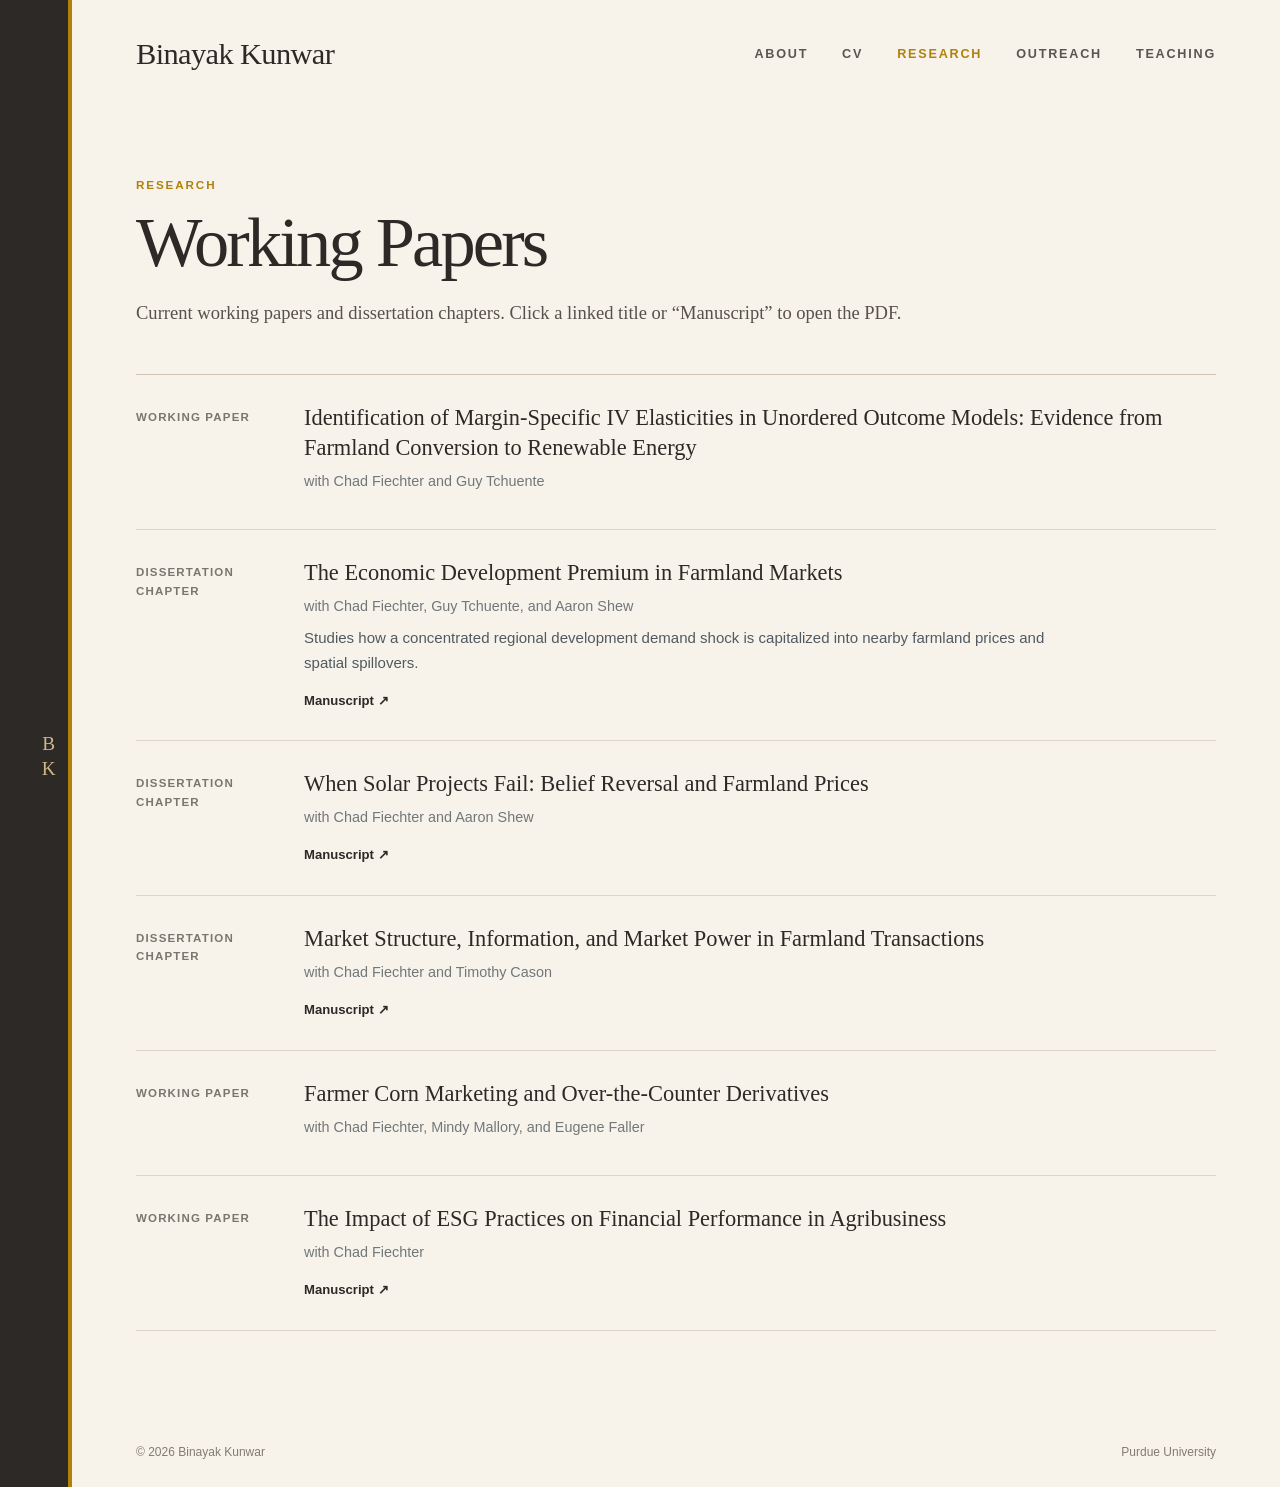
<file: working-papers.html>
<!doctype html>
<html lang="en">

<head>
  <meta charset="utf-8">
  <meta name="viewport" content="width=device-width,initial-scale=1">
  <title>Working Papers | Binayak Kunwar</title>
  <link rel="stylesheet" href="styles.css">
</head>

<body>

  <div class="site">

    <aside class="rail">
      <div class="rail-mark"></div>
    </aside>

    <div class="main">

      <header class="header">

        <a class="brand" href="/">Binayak Kunwar</a>

        <nav class="nav">
          <a href="about.html">About</a>
          <a href="Binayak_CV%20(1).pdf">CV</a>
          <a class="active" href="research.html">Research</a>
          <a href="outreach.html">Outreach</a>
          <a href="teaching.html">Teaching</a>
        </nav>

      </header>

      <main class="inner">

        <p class="eyebrow">Research</p>

        <h1 class="page-title">Working Papers</h1>

        <p class="page-lead">
          Current working papers and dissertation chapters. Click a linked title or “Manuscript” to open the PDF.
        </p>

        <div class="paper-list">

          <article class="paper">
            <div class="paper-type">Working Paper</div>
            <div>
              <h2>
                Identification of Margin-Specific IV Elasticities in Unordered Outcome Models:
                Evidence from Farmland Conversion to Renewable Energy
              </h2>
              <p class="authors">with Chad Fiechter and Guy Tchuente</p>
            </div>
          </article>

          <article class="paper">
            <div class="paper-type">Dissertation Chapter</div>
            <div>
              <h2>
                <a href="papers/IEDC_project.pdf" target="_blank">
                  The Economic Development Premium in Farmland Markets
                </a>
              </h2>
              <p class="authors">
                with Chad Fiechter, Guy Tchuente, and Aaron Shew
              </p>
              <p class="summary">
                Studies how a concentrated regional development demand shock is capitalized into nearby farmland prices and spatial spillovers.
              </p>
              <div class="paper-links">
                <a href="papers/IEDC_project.pdf" target="_blank">
                  Manuscript ↗
                </a>
              </div>
            </div>
          </article>

          <article class="paper">
            <div class="paper-type">Dissertation Chapter</div>
            <div>
              <h2>
                <a href="papers/belief_reversal.pdf" target="_blank">
                  When Solar Projects Fail: Belief Reversal and Farmland Prices
                </a>
              </h2>
              <p class="authors">with Chad Fiechter and Aaron Shew</p>
              <div class="paper-links">
                <a href="papers/belief_reversal.pdf" target="_blank">
                  Manuscript ↗
                </a>
              </div>
            </div>
          </article>

          <article class="paper">
            <div class="paper-type">Dissertation Chapter</div>
            <div>
              <h2>
                <a href="papers/market_power_execon%20(1).pdf" target="_blank">
                  Market Structure, Information, and Market Power in Farmland Transactions
                </a>
              </h2>
              <p class="authors">with Chad Fiechter and Timothy Cason</p>
              <div class="paper-links">
                <a href="papers/market_power_execon%20(1).pdf" target="_blank">
                  Manuscript ↗
                </a>
              </div>
            </div>
          </article>

          <article class="paper">
            <div class="paper-type">Working Paper</div>
            <div>
              <h2>Farmer Corn Marketing and Over-the-Counter Derivatives</h2>
              <p class="authors">
                with Chad Fiechter, Mindy Mallory, and Eugene Faller
              </p>
            </div>
          </article>

          <article class="paper">
            <div class="paper-type">Working Paper</div>
            <div>
              <h2>
                <a href="papers/esg_submission_agribusiness.pdf" target="_blank">
                  The Impact of ESG Practices on Financial Performance in Agribusiness
                </a>
              </h2>
              <p class="authors">with Chad Fiechter</p>
              <div class="paper-links">
                <a href="papers/esg_submission_agribusiness.pdf" target="_blank">
                  Manuscript ↗
                </a>
              </div>
            </div>
          </article>

        </div>

      </main>

      <footer class="footer">
        <span>© 2026 Binayak Kunwar</span>
        <span>Purdue University</span>
      </footer>

    </div>

  </div>

</body>

</html>
</file>
<file: styles.css>
:root{
  --cream:#f7f3eb;
  --cream-2:#fbf8f2;

  --charcoal:#2d2926;
  --charcoal-deep:#1f1c19;

  --ink:#2d2926;
  --muted:#6d6964;

  --gold:#b1810b;
  --gold-soft:#ceb888;

  --line:#ddd5c8;

  --page:1320px;
}


/* =========================================================
   GLOBAL
   ========================================================= */

*{
  box-sizing:border-box;
}

html{
  scroll-behavior:smooth;
}

body{
  margin:0;
  background:var(--cream);
  color:var(--ink);

  font-family:
    -apple-system,
    BlinkMacSystemFont,
    "Segoe UI",
    Roboto,
    Helvetica,
    Arial,
    sans-serif;

  line-height:1.6;
}

a{
  color:inherit;
}


/* =========================================================
   MAIN SITE LAYOUT
   ========================================================= */

.site{
  min-height:100svh;

  display:grid;

  grid-template-columns:
    72px
    minmax(0,1fr);

  background:var(--cream);
}


/* =========================================================
   LEFT RAIL
   ========================================================= */

.rail{
  position:relative;

  min-height:100svh;

  background:var(--charcoal);

  border-right:
    4px
    solid
    var(--gold);
}

.rail::before,
.rail::after{
  display:none;
}

.rail-mark{
  position:absolute;

  top:50%;
  left:50%;

  transform:translate(-50%,-50%);
}

.rail-mark::before{
  content:"BK";

  font-family:
    Georgia,
    "Times New Roman",
    serif;

  font-size:1.2rem;

  letter-spacing:.22em;

  color:var(--gold-soft);

  writing-mode:vertical-rl;

  transform:rotate(180deg);
}


/* =========================================================
   MAIN CONTENT
   ========================================================= */

.main{
  min-width:0;

  display:flex;
  flex-direction:column;
}


/* =========================================================
   HEADER
   ========================================================= */

.header{
  min-height:108px;

  display:flex;

  align-items:center;

  justify-content:space-between;

  gap:42px;

  padding:
    0
    clamp(48px,5vw,86px);
}


/* SITE NAME */

.brand{
  font-family:
    Georgia,
    "Times New Roman",
    serif;

  font-size:1.9rem;

  font-weight:400;

  letter-spacing:-.02em;

  text-decoration:none;

  white-space:nowrap;

  color:var(--charcoal);
}


/* NAVIGATION */

.nav{
  display:flex;

  align-items:center;

  justify-content:flex-end;

  flex-wrap:wrap;

  gap:34px;
}

.nav a{
  color:#595550;

  font-size:.79rem;

  font-weight:600;

  letter-spacing:.14em;

  text-transform:uppercase;

  text-decoration:none;

  transition:
    color .18s ease,
    transform .18s ease;
}

.nav a:hover,
.nav a.active{
  color:var(--gold);
}

.nav a:hover{
  transform:translateY(-1px);
}


/* =========================================================
   HOMEPAGE HERO
   ========================================================= */

.hero{
  flex:1;

  display:grid;

  grid-template-columns:
    minmax(0,1.15fr)
    minmax(340px,500px);

  gap:clamp(60px,7vw,110px);

  align-items:center;

  width:min(
    calc(100% - 110px),
    var(--page)
  );

  margin:0 auto;

  padding:
    64px
    0
    82px;
}

.hero-copy{
  max-width:720px;

  padding-left:
    clamp(0px,1.5vw,24px);
}


/* HOMEPAGE NAME */

.hero h1{
  margin:0;

  color:var(--charcoal);

  font-family:
    Georgia,
    "Times New Roman",
    serif;

  font-weight:400;

  font-size:
    clamp(
      4.6rem,
      7.4vw,
      7.2rem
    );

  line-height:.96;

  letter-spacing:-.05em;
}


/* GOLD LINE */

.rule{
  width:72px;

  height:3px;

  background:var(--gold);

  margin:
    28px
    0
    28px;
}


/* JOB TITLE */

.role{
  margin:
    0
    0
    24px;

  max-width:590px;

  color:#5c554b;

  font-size:.9rem;

  font-weight:600;

  line-height:1.45;

  letter-spacing:.17em;

  text-transform:uppercase;
}


/* =========================================================
   SOCIAL ICONS
   ========================================================= */

.social{
  display:flex;

  align-items:center;

  gap:16px;

  margin-bottom:30px;
}

.social a{
  width:38px;
  height:38px;

  display:inline-flex;

  align-items:center;

  justify-content:center;

  border:
    1px
    solid
    #cfc5b7;

  border-radius:50%;

  color:#5e5952;

  text-decoration:none;

  transition:
    background .18s ease,
    color .18s ease,
    border-color .18s ease,
    transform .18s ease;
}

.social a:hover{
  background:var(--charcoal);

  color:#fff;

  border-color:var(--charcoal);

  transform:translateY(-2px);
}


/* =========================================================
   HOMEPAGE BIO
   ========================================================= */

.bio{
  max-width:690px;

  margin:0;

  color:#49443f;

  font-family:
    Georgia,
    "Times New Roman",
    serif;

  font-size:1.18rem;

  line-height:1.72;
}


/* ABOUT ME LINK */

.more{
  display:inline-block;

  margin-top:24px;

  color:var(--charcoal);

  font-size:.79rem;

  font-weight:700;

  letter-spacing:.14em;

  text-decoration:none;

  text-transform:uppercase;

  border-bottom:
    1px
    solid
    transparent;

  transition:
    color .18s ease,
    border-color .18s ease;
}

.more:hover{
  color:var(--gold);

  border-color:var(--gold);
}


/* =========================================================
   HOMEPAGE PORTRAIT
   ========================================================= */

.portrait-wrap{
  width:100%;

  align-self:center;

  display:flex;

  align-items:center;

  justify-content:center;
}

.portrait{
  display:block;

  width:auto;
  height:auto;

  max-width:100%;
  max-height:72vh;

  object-fit:contain;

  filter:none;

  background:transparent;

  border-radius:2px;

  box-shadow:
    0
    14px
    34px
    rgba(45,41,38,.10);
}


/* =========================================================
   FOOTER
   ========================================================= */

.footer{
  padding:
    16px
    clamp(48px,5vw,86px)
    25px;

  display:flex;

  justify-content:space-between;

  gap:24px;

  color:#817b73;

  font-size:.75rem;
}


/* =========================================================
   STANDARD INNER PAGES
   ========================================================= */

.inner{
  width:min(
    calc(100% - 110px),
    1080px
  );

  margin:0 auto;

  padding:
    68px
    0
    96px;
}

.eyebrow{
  margin:
    0
    0
    12px;

  color:var(--gold);

  font-size:.73rem;

  font-weight:700;

  letter-spacing:.16em;

  text-transform:uppercase;
}

.page-title{
  margin:
    0
    0
    20px;

  color:var(--charcoal);

  font-family:
    Georgia,
    "Times New Roman",
    serif;

  font-size:
    clamp(
      3.3rem,
      5.5vw,
      5.3rem
    );

  font-weight:400;

  line-height:1;

  letter-spacing:-.04em;
}

.page-lead{
  max-width:780px;

  margin:
    0
    0
    45px;

  color:#57514b;

  font-family:
    Georgia,
    "Times New Roman",
    serif;

  font-size:1.16rem;

  line-height:1.7;
}


/* =========================================================
   PROSE
   ========================================================= */

.prose{
  max-width:780px;
}

.prose h2{
  margin:
    40px
    0
    12px;

  color:var(--charcoal);

  font-family:
    Georgia,
    "Times New Roman",
    serif;

  font-size:1.8rem;

  font-weight:400;
}

.prose p{
  color:#4f595f;

  font-size:1rem;

  line-height:1.75;
}


/* =========================================================
   CARDS
   ========================================================= */

.cards{
  display:grid;

  grid-template-columns:
    repeat(2,minmax(0,1fr));

  gap:22px;
}

.card{
  min-height:160px;

  padding:
    27px
    28px;

  background:
    rgba(255,255,255,.32);

  border:
    1px
    solid
    var(--line);
}

.card h2,
.card h3{
  margin:
    0
    0
    9px;

  color:var(--charcoal);

  font-family:
    Georgia,
    "Times New Roman",
    serif;

  font-size:1.5rem;

  font-weight:400;
}

.card p{
  margin:
    0
    0
    14px;

  color:var(--muted);
}

.card a{
  color:var(--charcoal);

  font-size:.86rem;

  font-weight:700;

  text-decoration:none;
}

.card a:hover{
  color:var(--gold);
}


/* =========================================================
   OLD PAPER CLASSES
   ========================================================= */

.paper-list{
  border-top:
    1px
    solid
    #cfc4b6;
}

.paper{
  display:grid;

  grid-template-columns:
    140px
    minmax(0,1fr);

  gap:28px;

  padding:
    28px
    0;

  border-bottom:
    1px
    solid
    var(--line);
}

.paper-type{
  padding-top:5px;

  color:#7a756e;

  font-size:.72rem;

  font-weight:700;

  letter-spacing:.1em;

  text-transform:uppercase;
}

.paper h2{
  margin:
    0
    0
    7px;

  color:var(--charcoal);

  font-family:
    Georgia,
    "Times New Roman",
    serif;

  font-size:1.4rem;

  font-weight:400;

  line-height:1.35;
}

.paper h2 a{
  text-decoration:none;
}

.paper h2 a:hover{
  color:var(--gold);
}

.authors{
  margin:
    0
    0
    8px;

  color:#72777a;

  font-size:.9rem;
}

.summary{
  max-width:760px;

  margin:0;

  color:#505a60;

  font-size:.94rem;
}

.paper-links{
  margin-top:12px;
}

.paper-links a{
  margin-right:16px;

  color:var(--charcoal);

  font-size:.82rem;

  font-weight:700;

  text-decoration:none;
}

.paper-links a:hover{
  color:var(--gold);
}


/* =========================================================
   CLEAN LISTS
   ========================================================= */

.clean-list{
  list-style:none;

  margin:
    25px
    0
    0;

  padding:0;

  border-top:
    1px
    solid
    #cfc4b6;
}

.clean-list li{
  padding:
    17px
    0;

  border-bottom:
    1px
    solid
    var(--line);
}

.clean-list strong{
  display:block;

  color:var(--charcoal);
}

.clean-list span{
  display:block;

  margin-top:3px;

  color:#747b80;

  font-size:.9rem;
}


/* =========================================================
   RESEARCH PAGE
   ========================================================= */

.research-page{
  width:min(
    calc(100% - 110px),
    1200px
  );

  margin:0 auto;

  padding:
    58px
    0
    100px;
}


/* =========================================================
   RESEARCH INTRO
   ========================================================= */

.research-intro{
  margin-bottom:66px;
}

.research-eyebrow{
  margin:
    0
    0
    28px;

  color:var(--gold);

  font-size:.72rem;

  font-weight:700;

  letter-spacing:.18em;

  text-transform:uppercase;
}

.research-heading{
  margin:0;

  color:var(--charcoal);

  font-family:
    Georgia,
    "Times New Roman",
    serif;

  font-size:
    clamp(
      4.4rem,
      7vw,
      6.8rem
    );

  font-weight:400;

  line-height:.95;

  letter-spacing:-.045em;
}

.research-rule{
  width:70px;

  height:3px;

  margin:
    31px
    0
    34px;

  background:var(--gold);
}

.research-description{
  max-width:760px;

  margin:0;

  color:#514c46;

  font-family:
    Georgia,
    "Times New Roman",
    serif;

  font-size:1.12rem;

  line-height:1.7;
}


/* =========================================================
   RESEARCH TABS
   ========================================================= */

.research-tabs{
  display:grid;

  grid-template-columns:
    repeat(2,minmax(220px,1fr));

  width:min(820px,100%);

  margin-top:48px;

  overflow:hidden;

  background:
    rgba(255,255,255,.16);

  border:
    1px
    solid
    #d5c9b7;

  border-radius:7px;
}

.research-tab{
  appearance:none;
  -webkit-appearance:none;

  margin:0;

  min-height:72px;

  padding:
    18px
    34px;

  background:transparent;

  border:0;

  border-right:
    1px
    solid
    #d5c9b7;

  color:#77716a;

  cursor:pointer;

  font-family:
    Georgia,
    "Times New Roman",
    serif;

  font-size:1.32rem;

  font-weight:400;

  line-height:1.25;

  transition:
    background .18s ease,
    color .18s ease;
}

.research-tab:last-child{
  border-right:0;
}

.research-tab:hover{
  color:var(--charcoal);

  background:#f4ecdd;
}

.research-tab.active{
  color:#8c6300;

  background:#eee2c9;
}


/* =========================================================
   RESEARCH PANELS
   ========================================================= */

.research-panel{
  border-top:
    1px
    solid
    #d7cdbd;
}

.research-panel[hidden]{
  display:none;
}


/* =========================================================
   PUBLICATIONS & THESIS
   ========================================================= */

.publication-row{
  display:grid;

  grid-template-columns:
    105px
    minmax(0,1fr);

  gap:34px;

  align-items:start;

  padding:
    28px
    0
    30px;

  border-bottom:
    1px
    solid
    #d7cdbd;
}

.publication-year{
  padding-top:5px;

  color:#9a6d00;

  font-size:.75rem;

  font-weight:700;

  letter-spacing:.12em;
}

.publication-content{
  min-width:0;
}


/* =========================================================
   WORKING PAPERS
   ========================================================= */

.working-row{
  display:grid;

  grid-template-columns:
    minmax(0,1fr)
    145px;

  gap:40px;

  align-items:start;

  padding:
    28px
    0
    30px;

  border-bottom:
    1px
    solid
    #d7cdbd;
}

.working-content{
  min-width:0;
}


/* =========================================================
   RESEARCH PAPER TYPOGRAPHY
   ========================================================= */

.paper-title{
  margin:
    0
    0
    7px;

  color:#47433f;

  font-family:
    Georgia,
    "Times New Roman",
    serif;

  font-size:1.28rem;

  font-weight:400;

  line-height:1.4;
}

.paper-authors{
  margin:
    0
    0
    4px;

  color:#55504a;

  font-size:.9rem;

  line-height:1.55;
}

.paper-venue{
  margin:0;

  color:#77716a;

  font-size:.88rem;

  line-height:1.55;
}


/* =========================================================
   MANUSCRIPT LINKS
   ========================================================= */

.paper-action{
  padding-top:5px;

  text-align:right;
}

.manuscript-link{
  display:inline-block;

  color:#9a6d00;

  font-size:.71rem;

  font-weight:700;

  letter-spacing:.13em;

  text-decoration:none;

  text-transform:uppercase;

  white-space:nowrap;

  transition:color .18s ease;
}

.manuscript-link:hover{
  color:var(--charcoal);
}


/* =========================================================
   OUTREACH PAGE
   ========================================================= */

.outreach-page{
  width:min(
    calc(100% - 110px),
    1200px
  );

  margin:0 auto;

  padding:
    58px
    0
    100px;
}


/* =========================================================
   OUTREACH INTRO
   ========================================================= */

.outreach-intro{
  margin-bottom:66px;
}

.outreach-eyebrow{
  margin:
    0
    0
    28px;

  color:var(--gold);

  font-size:.72rem;

  font-weight:700;

  letter-spacing:.18em;

  text-transform:uppercase;
}

.outreach-heading{
  margin:0;

  color:var(--charcoal);

  font-family:
    Georgia,
    "Times New Roman",
    serif;

  font-size:
    clamp(
      4.4rem,
      7vw,
      6.8rem
    );

  font-weight:400;

  line-height:.95;

  letter-spacing:-.045em;
}

.outreach-rule{
  width:70px;

  height:3px;

  margin:
    31px
    0
    34px;

  background:var(--gold);
}

.outreach-description{
  max-width:780px;

  margin:0;

  color:#514c46;

  font-family:
    Georgia,
    "Times New Roman",
    serif;

  font-size:1.12rem;

  line-height:1.7;
}


/* =========================================================
   OUTREACH TABS
   ========================================================= */

.outreach-tabs{
  display:grid;

  grid-template-columns:
    repeat(3,1fr);

  width:min(820px,100%);

  margin-top:48px;

  overflow:hidden;

  background:
    rgba(255,255,255,.16);

  border:
    1px
    solid
    #d5c9b7;

  border-radius:7px;
}

.outreach-tab{
  appearance:none;
  -webkit-appearance:none;

  margin:0;

  min-height:72px;

  padding:
    18px
    30px;

  background:transparent;

  border:0;

  border-right:
    1px
    solid
    #d5c9b7;

  color:#77716a;

  cursor:pointer;

  font-family:
    Georgia,
    "Times New Roman",
    serif;

  font-size:1.32rem;

  font-weight:400;

  line-height:1.25;

  transition:
    background .18s ease,
    color .18s ease;
}

.outreach-tab:last-child{
  border-right:0;
}

.outreach-tab:hover{
  color:var(--charcoal);

  background:#f4ecdd;
}

.outreach-tab.active{
  color:#8c6300;

  background:#eee2c9;
}


/* =========================================================
   OUTREACH PANELS
   ========================================================= */

.outreach-panel{
  border-top:
    1px
    solid
    #d7cdbd;
}

.outreach-panel[hidden]{
  display:none;
}


/* =========================================================
   OUTREACH ARTICLE / MEDIA ROWS
   ========================================================= */

.outreach-row,
.media-row{
  display:grid;

  grid-template-columns:
    105px
    minmax(0,1fr)
    140px;

  gap:34px;

  align-items:start;

  padding:
    28px
    0
    30px;

  border-bottom:
    1px
    solid
    #d7cdbd;
}


/* =========================================================
   PRESENTATION ROWS
   ========================================================= */

.presentation-row{
  display:grid;

  grid-template-columns:
    105px
    minmax(0,1fr);

  gap:34px;

  align-items:start;

  padding:
    28px
    0
    30px;

  border-bottom:
    1px
    solid
    #d7cdbd;
}


/* =========================================================
   OUTREACH YEAR
   ========================================================= */

.outreach-year{
  padding-top:5px;

  color:#9a6d00;

  font-size:.75rem;

  font-weight:700;

  letter-spacing:.12em;
}


/* =========================================================
   OUTREACH TEXT
   ========================================================= */

.outreach-content{
  min-width:0;
}

.outreach-title{
  margin:
    0
    0
    7px;

  color:#47433f;

  font-family:
    Georgia,
    "Times New Roman",
    serif;

  font-size:1.28rem;

  font-weight:400;

  line-height:1.4;
}

.outreach-meta{
  margin:0;

  color:#77716a;

  font-size:.9rem;

  line-height:1.55;
}


/* =========================================================
   OUTREACH ACTION LINKS
   ========================================================= */

.outreach-action{
  padding-top:5px;

  text-align:right;
}

.media-actions{
  padding-top:5px;

  display:flex;

  justify-content:flex-end;

  flex-wrap:wrap;

  gap:14px;
}

.outreach-link{
  display:inline-block;

  color:#9a6d00;

  font-size:.71rem;

  font-weight:700;

  letter-spacing:.13em;

  text-decoration:none;

  text-transform:uppercase;

  white-space:nowrap;

  transition:color .18s ease;
}

.outreach-link:hover{
  color:var(--charcoal);
}


/* =========================================================
   TABLET
   ========================================================= */

@media(max-width:1000px){

  .site{
    grid-template-columns:
      48px
      minmax(0,1fr);
  }

  .rail-mark::before{
    font-size:1rem;
  }

  .header{
    padding-inline:34px;
  }


  /* HOMEPAGE */

  .hero{
    width:min(
      calc(100% - 64px),
      var(--page)
    );

    grid-template-columns:
      minmax(0,1fr)
      360px;

    gap:45px;
  }

  .hero h1{
    font-size:
      clamp(
        4rem,
        7vw,
        6rem
      );
  }

  .portrait{
    width:auto;
    height:auto;

    max-width:100%;
    max-height:68vh;

    object-fit:contain;
  }


  /* INNER */

  .inner{
    width:min(
      calc(100% - 64px),
      1080px
    );
  }


  /* RESEARCH */

  .research-page{
    width:min(
      calc(100% - 70px),
      1100px
    );
  }


  /* OUTREACH */

  .outreach-page{
    width:min(
      calc(100% - 70px),
      1100px
    );
  }

}


/* =========================================================
   MOBILE
   ========================================================= */

@media(max-width:760px){

  .site{
    display:block;
  }


  /* TOP STRIP */

  .rail{
    height:6px;

    min-height:6px;

    border-right:0;

    border-bottom:
      3px
      solid
      var(--gold);
  }

  .rail-mark{
    display:none;
  }


  /* HEADER */

  .header{
    height:auto;

    min-height:92px;

    flex-direction:column;

    align-items:flex-start;

    gap:16px;

    padding:
      24px
      24px
      20px;
  }

  .brand{
    font-size:1.6rem;
  }

  .nav{
    justify-content:flex-start;

    gap:
      14px
      20px;
  }

  .nav a{
    font-size:.71rem;
  }


  /* HOMEPAGE */

  .hero{
    width:calc(100% - 48px);

    grid-template-columns:1fr;

    gap:36px;

    padding:
      42px
      0
      58px;
  }

  .hero-copy{
    padding:0;
  }

  .hero h1{
    font-size:
      clamp(
        3.7rem,
        16vw,
        5.5rem
      );
  }

  .portrait{
    width:100%;
    height:auto;

    max-width:100%;
    max-height:none;

    object-fit:contain;
  }


  /* STANDARD PAGES */

  .inner{
    width:calc(100% - 48px);

    padding:
      50px
      0
      70px;
  }

  .cards{
    grid-template-columns:1fr;
  }

  .paper{
    grid-template-columns:1fr;

    gap:8px;
  }


  /* =======================================================
     RESEARCH MOBILE
     ======================================================= */

  .research-page{
    width:calc(100% - 48px);

    padding:
      42px
      0
      70px;
  }

  .research-intro{
    margin-bottom:48px;
  }

  .research-heading{
    font-size:
      clamp(
        3.7rem,
        16vw,
        5.3rem
      );
  }

  .research-tabs{
    width:100%;

    grid-template-columns:1fr;
  }

  .research-tab{
    min-height:60px;

    font-size:1.15rem;

    border-right:0;

    border-bottom:
      1px
      solid
      #d5c9b7;
  }

  .research-tab:last-child{
    border-bottom:0;
  }


  /* PUBLICATIONS */

  .publication-row{
    grid-template-columns:1fr;

    gap:6px;

    padding:
      23px
      0;
  }

  .publication-year{
    padding:0;

    margin-bottom:2px;
  }


  /* WORKING PAPERS */

  .working-row{
    grid-template-columns:1fr;

    gap:7px;

    padding:
      23px
      0;
  }

  .paper-action{
    padding-top:6px;

    text-align:left;
  }

  .paper-title{
    font-size:1.18rem;
  }


  /* =======================================================
     OUTREACH MOBILE
     ======================================================= */

  .outreach-page{
    width:calc(100% - 48px);

    padding:
      42px
      0
      70px;
  }

  .outreach-intro{
    margin-bottom:48px;
  }

  .outreach-heading{
    font-size:
      clamp(
        3.7rem,
        16vw,
        5.3rem
      );
  }

  .outreach-tabs{
    width:100%;

    grid-template-columns:1fr;
  }

  .outreach-tab{
    min-height:60px;

    font-size:1.15rem;

    border-right:0;

    border-bottom:
      1px
      solid
      #d5c9b7;
  }

  .outreach-tab:last-child{
    border-bottom:0;
  }


  /* OUTREACH ROWS */

  .outreach-row,
  .presentation-row,
  .media-row{
    grid-template-columns:1fr;

    gap:7px;

    padding:
      23px
      0;
  }

  .outreach-year{
    padding:0;

    margin-bottom:2px;
  }

  .outreach-action{
    padding-top:6px;

    text-align:left;
  }

  .media-actions{
    padding-top:6px;

    justify-content:flex-start;
  }

  .outreach-title{
    font-size:1.18rem;
  }


  /* FOOTER */

  .footer{
    display:block;

    padding:
      18px
      24px
      28px;
  }

  .footer span{
    display:block;

    margin-bottom:4px;
  }

}
/* =========================================================
   TEACHING PAGE
   ========================================================= */

.teaching-page{
  width:min(
    calc(100% - 110px),
    1200px
  );

  margin:0 auto;

  padding:
    58px
    0
    100px;
}


/* INTRO */

.teaching-intro{
  max-width:850px;

  margin-bottom:70px;
}

.teaching-eyebrow{
  margin:
    0
    0
    28px;

  color:var(--gold);

  font-size:.72rem;

  font-weight:700;

  letter-spacing:.18em;

  text-transform:uppercase;
}

.teaching-heading{
  margin:0;

  color:var(--charcoal);

  font-family:
    Georgia,
    "Times New Roman",
    serif;

  font-size:
    clamp(
      4.4rem,
      7vw,
      6.8rem
    );

  font-weight:400;

  line-height:.95;

  letter-spacing:-.045em;
}

.teaching-rule{
  width:70px;
  height:3px;

  margin:
    31px
    0
    34px;

  background:var(--gold);
}

.teaching-description{
  max-width:780px;

  margin:0;

  color:#514c46;

  font-family:
    Georgia,
    "Times New Roman",
    serif;

  font-size:1.12rem;

  line-height:1.7;
}


/* =========================================================
   SECTIONS
   ========================================================= */

.teaching-section{
  margin-bottom:78px;
}

.teaching-section-title{
  margin:
    0
    0
    24px;

  color:var(--charcoal);

  font-family:
    Georgia,
    "Times New Roman",
    serif;

  font-size:1.85rem;

  font-weight:400;
}

.teaching-small-label{
  margin:
    0
    0
    5px;

  color:#9a6d00;

  font-size:.72rem;

  font-weight:700;

  letter-spacing:.14em;

  text-transform:uppercase;
}


/* =========================================================
   TEACHING ROW
   ========================================================= */

.teaching-row{
  display:grid;

  grid-template-columns:
    125px
    minmax(0,1fr)
    175px;

  gap:34px;

  align-items:start;

  padding:
    27px
    0
    29px;

  border-top:
    1px
    solid
    #d7cdbd;
}

.teaching-row:last-child{
  border-bottom:
    1px
    solid
    #d7cdbd;
}


/* COURSE NUMBER */

.teaching-course{
  padding-top:5px;

  color:#9a6d00;

  font-size:.76rem;

  font-weight:700;

  letter-spacing:.10em;
}


/* CONTENT */

.teaching-content{
  min-width:0;
}

.teaching-title{
  margin:
    0
    0
    5px;

  color:#47433f;

  font-family:
    Georgia,
    "Times New Roman",
    serif;

  font-size:1.28rem;

  font-weight:400;

  line-height:1.4;
}

.teaching-meta{
  margin:
    0
    0
    7px;

  color:#77716a;

  font-size:.88rem;
}

.teaching-detail{
  max-width:720px;

  margin:0;

  color:#5d5852;

  font-size:.9rem;

  line-height:1.6;
}


/* ROLE */

.teaching-role{
  padding-top:5px;

  color:#6c665f;

  font-size:.71rem;

  font-weight:700;

  letter-spacing:.10em;

  line-height:1.5;

  text-align:right;

  text-transform:uppercase;
}

.teaching-role.planned{
  color:#9a6d00;
}


/* =========================================================
   FALL 2026
   ========================================================= */

.teaching-future{
  margin-top:10px;
}


/* =========================================================
   TABLET
   ========================================================= */

@media(max-width:1000px){

  .teaching-page{
    width:min(
      calc(100% - 70px),
      1100px
    );
  }

  .teaching-row{
    grid-template-columns:
      110px
      minmax(0,1fr)
      150px;

    gap:24px;
  }

}


/* =========================================================
   MOBILE
   ========================================================= */

@media(max-width:760px){

  .teaching-page{
    width:calc(100% - 48px);

    padding:
      42px
      0
      70px;
  }

  .teaching-intro{
    margin-bottom:52px;
  }

  .teaching-heading{
    font-size:
      clamp(
        3.7rem,
        16vw,
        5.3rem
      );
  }

  .teaching-section{
    margin-bottom:60px;
  }

  .teaching-row{
    grid-template-columns:1fr;

    gap:6px;

    padding:
      23px
      0;
  }

  .teaching-course{
    padding:0;

    margin-bottom:2px;
  }

  .teaching-role{
    padding-top:4px;

    text-align:left;
  }

  .teaching-title{
    font-size:1.18rem;
  }

}
</file>
